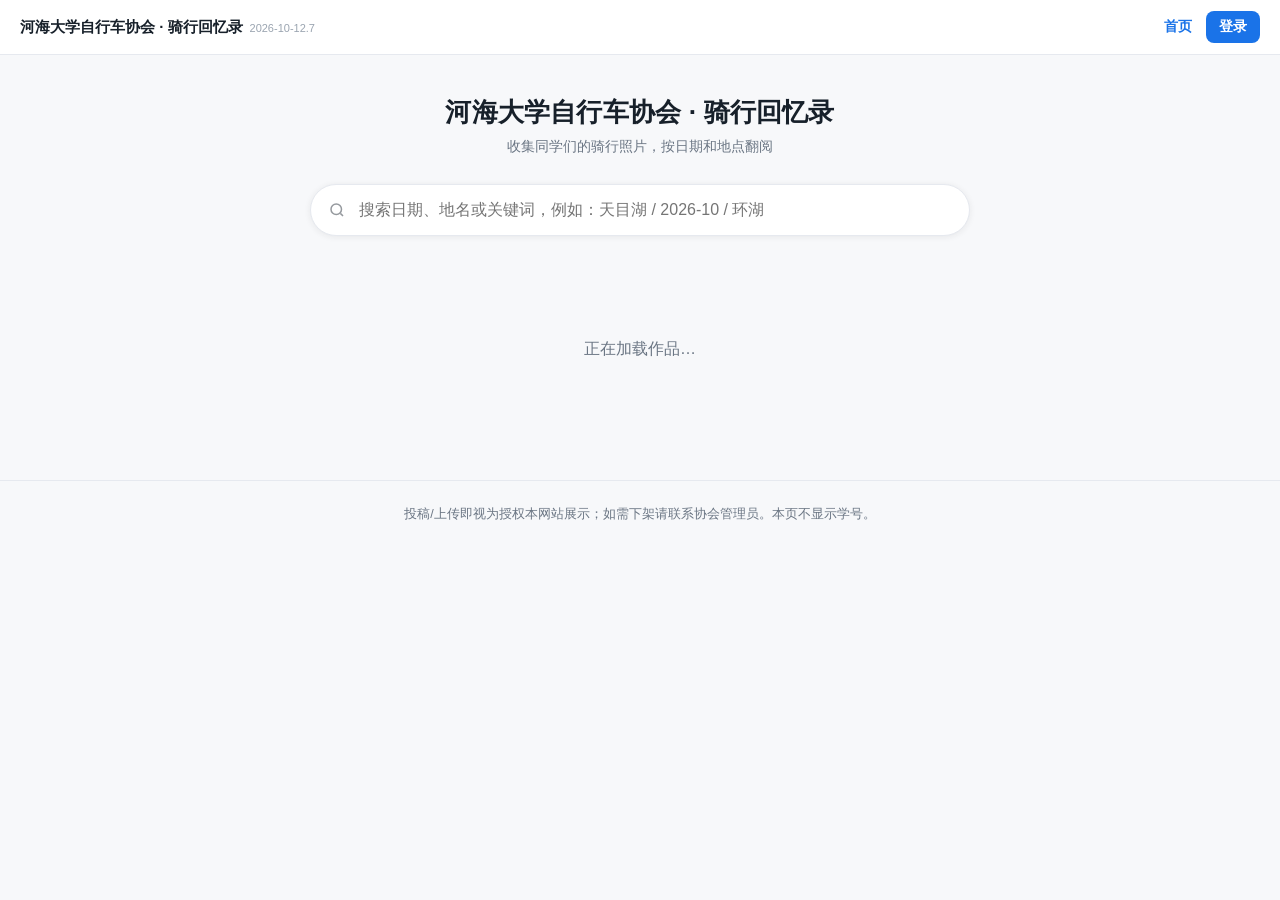
<file: docs/index.html>
<!doctype html>
<html lang="zh-CN">
<head>
<meta charset="utf-8">
<meta name="viewport" content="width=device-width, initial-scale=1">
<link rel="preconnect" href="https://jttakspxfmyurdeccyul.supabase.co" crossorigin>
<link rel="dns-prefetch" href="https://jttakspxfmyurdeccyul.supabase.co">
<title>河海大学自行车协会 · 骑行回忆录</title>
<style>
  :root{
    --bg:#f7f8fa; --card:#ffffff; --ink:#17202a; --dim:#6b7684;
    --line:#e6e9ef; --accent:#1a73e8; --accent-soft:#e8f0fe;
    --radius:14px;
  }
  *{box-sizing:border-box}
  html,body{margin:0;padding:0}
  body{
    background:var(--bg); color:var(--ink);
    font-family:-apple-system,BlinkMacSystemFont,"Segoe UI","PingFang SC","Microsoft YaHei UI","Microsoft YaHei",sans-serif;
    -webkit-font-smoothing:antialiased;
  }
  header{padding:40px 20px 6px;text-align:center}
  h1{margin:0;font-size:26px;font-weight:650;letter-spacing:.2px}
  .sub{margin-top:8px;color:var(--dim);font-size:14px}

  .topbar{
    display:flex;align-items:center;justify-content:space-between;gap:16px;flex-wrap:wrap;
    background:#fff;border-bottom:1px solid var(--line);padding:11px 20px;font-size:14px;
  }
  .topbar .brand{font-weight:650;color:var(--ink);font-size:15px;text-decoration:none}
  .topbar .nav{display:flex;align-items:center;gap:14px}
  .topbar .nav a{color:var(--dim);text-decoration:none}
  .topbar .nav a.on{color:var(--accent);font-weight:600}
  .topbar .nav a:hover{color:var(--ink)}
  .topbar .who{color:var(--dim);font-size:13px}
  .topbar .tag{font-style:normal;background:var(--accent-soft);color:var(--accent);border-radius:6px;padding:1px 6px;margin-left:6px;font-size:12px}
  .topbar .linkbtn{border:0;background:none;color:var(--dim);cursor:pointer;font:inherit;font-size:13px;padding:4px 6px;border-radius:6px}
  .topbar .linkbtn:hover{background:#eef1f5;color:var(--ink)}
  .topbar .btn.small{background:var(--accent);color:#fff;border-radius:8px;padding:7px 13px;font-size:13.5px;font-weight:600;text-decoration:none;display:inline-block}

  .searchwrap{padding:22px 20px 6px;display:flex;justify-content:center}
  .searchbox{width:100%;max-width:660px;position:relative}
  .searchbox input{
    width:100%;height:52px;border-radius:26px;border:1px solid var(--line);
    background:#fff;padding:0 48px;font-size:16px;color:var(--ink);
    box-shadow:0 1px 6px rgba(32,33,36,.08);outline:none;transition:.16s;
  }
  .searchbox input:focus{border-color:#c9d6e8;box-shadow:0 2px 12px rgba(26,115,232,.18)}
  .searchbox .icon{position:absolute;left:18px;top:50%;transform:translateY(-50%);width:18px;height:18px;opacity:.45;pointer-events:none}
  .searchbox .clear{position:absolute;right:14px;top:50%;transform:translateY(-50%);border:0;background:transparent;color:var(--dim);font-size:18px;cursor:pointer;line-height:1;padding:6px;border-radius:50%;display:none}
  .searchbox .clear:hover{background:#eef1f5}
  .searchbox.has-value .clear{display:block}

  .chips{display:flex;flex-wrap:wrap;gap:8px;justify-content:center;padding:14px 20px 0;max-width:900px;margin:0 auto}
  .chip{border:1px solid var(--line);background:#fff;color:var(--dim);border-radius:999px;padding:6px 13px;font-size:13px;cursor:pointer;transition:.14s}
  .chip:hover{border-color:#cfd8e3;color:var(--ink)}
  .chip.on{background:var(--accent-soft);border-color:#c6dafc;color:var(--accent);font-weight:600}

  .meta{max-width:1140px;margin:22px auto 0;padding:0 24px;color:var(--dim);font-size:13px}

  .grid{max-width:1140px;margin:14px auto 60px;padding:0 24px;display:grid;grid-template-columns:repeat(auto-fill,minmax(248px,1fr));gap:18px}
  .card{border:1px solid var(--line);background:var(--card);border-radius:var(--radius);overflow:hidden;padding:0;cursor:pointer;text-align:left;font:inherit;color:inherit;transition:transform .16s, box-shadow .16s, border-color .16s;position:relative}
  .card:hover{transform:translateY(-3px);box-shadow:0 10px 26px rgba(23,32,42,.10);border-color:#dfe4ec}
  .card:active{transform:scale(.994);border-color:#c9d6e8}
  .card img{width:100%;aspect-ratio:4/3;object-fit:cover;display:block;background:#eef1f5}
  .cap{padding:12px 14px 14px}
  .line1{display:flex;align-items:baseline;gap:8px;font-size:12.5px;color:var(--dim)}
  .line1 .date{font-variant-numeric:tabular-nums}
  .line1 .place{color:var(--accent);background:var(--accent-soft);border-radius:6px;padding:1px 7px;font-weight:600}
  .text{margin-top:7px;font-size:14px;line-height:1.5}
  .by{margin-top:9px;font-size:12.5px;color:var(--dim)}
  .badge{position:absolute;right:10px;top:10px;background:rgba(0,0,0,.55);color:#fff;font-size:12px;padding:2px 8px;border-radius:999px}
  .thumb{position:relative}
  .addbtn{
    position:absolute;right:10px;bottom:10px;width:34px;height:34px;border-radius:50%;
    border:0;background:rgba(255,255,255,.94);color:#1a73e8;font-size:21px;line-height:1;
    cursor:pointer;box-shadow:0 2px 8px rgba(0,0,0,.22);
    display:flex;align-items:center;justify-content:center;padding:0 0 2px 0;transition:.15s;
  }
  .addbtn:hover{background:#fff;transform:scale(1.09)}
  .addbtn:active{transform:scale(.95)}

  .modal{position:fixed;inset:0;background:rgba(12,17,24,.62);display:flex;align-items:center;justify-content:center;padding:20px;z-index:60}
  .modal[hidden]{display:none}
  .mobox{background:#fff;border-radius:14px;max-width:520px;width:100%;max-height:90vh;overflow:auto}
  .mobox .mh{padding:16px 18px;border-bottom:1px solid var(--line);font-weight:650;font-size:15px}
  .mobox .mb{padding:16px 18px}
  .mobox .mf{padding:0 18px 18px;display:flex;gap:9px;justify-content:flex-end}
  .mobox textarea{width:100%;min-height:70px;border:1px solid var(--line);border-radius:10px;padding:10px 12px;font:inherit;font-size:14px;outline:none;color:var(--ink);resize:vertical}
  .mobox .drop{border:2px dashed var(--line);border-radius:10px;padding:20px;text-align:center;color:var(--dim);cursor:pointer;font-size:14px;background:#fbfcfe}
  .mobox .drop:hover,.mobox .drop.over{border-color:#a9c6ee;background:var(--accent-soft);color:var(--accent)}
  .mobox .thumbs{display:flex;gap:8px;flex-wrap:wrap;margin-top:12px}
  .mobox .thumbs img{width:78px;height:60px;object-fit:cover;border-radius:8px;border:1px solid var(--line)}
  .mobox .mbtn{border:0;border-radius:9px;padding:10px 16px;font:inherit;font-size:14px;font-weight:600;cursor:pointer}
  .mobox .mbtn.primary{background:var(--accent);color:#fff}
  .mobox .mbtn.ghost{background:#fff;color:var(--ink);border:1px solid var(--line)}
  .mobox .mbtn:disabled{opacity:.55;cursor:default}
  .mobox .mtip{color:var(--dim);font-size:12.5px;margin-top:12px;line-height:1.7}
  .mobox input[type=text],.mobox input[type=date]{
    width:100%;border:1px solid var(--line);border-radius:10px;padding:10px 12px;
    font:inherit;font-size:14px;outline:none;color:var(--ink);background:#fff;
  }
  .mobox input:focus,.mobox textarea:focus{border-color:#c9d6e8;box-shadow:0 0 0 3px rgba(26,115,232,.12)}
  .mobox label{display:block;font-size:13px;color:var(--dim);margin:14px 0 6px}
  .mobox .mb > label:first-child{margin-top:0}
  .mobox .frow{display:flex;gap:12px;flex-wrap:wrap}
  .mobox .frow > div{flex:1;min-width:140px}
  .empty{color:var(--dim);grid-column:1/-1;text-align:center;padding:40px 0;line-height:1.9}

  footer{border-top:1px solid var(--line);margin-top:20px;padding:22px 24px 44px;color:var(--dim);font-size:12.5px;text-align:center;line-height:1.8}

  .lb{position:fixed;inset:0;background:rgba(12,17,24,.72);display:flex;align-items:center;justify-content:center;padding:24px;z-index:50}
  .lb[hidden]{display:none}
  .lbinner{background:#fff;border-radius:16px;max-width:960px;width:100%;max-height:92vh;overflow:auto;box-shadow:0 24px 60px rgba(0,0,0,.35)}
  .lbstage{position:relative;background:#0c1118}
  .lbstage img{width:100%;display:block;max-height:68vh;object-fit:contain}
  .lbnav{position:absolute;top:50%;transform:translateY(-50%);border:0;cursor:pointer;display:none;width:46px;height:46px;border-radius:50%;background:rgba(255,255,255,.86);font-size:26px;line-height:1;color:#17202a}
  .lbnav.prev{left:14px}
  .lbnav.next{right:14px}
  .lbstage.multi .lbnav{display:block}
  .lbcounter{position:absolute;right:14px;bottom:12px;background:rgba(0,0,0,.55);color:#fff;font-size:12.5px;padding:3px 10px;border-radius:999px;display:none}
  .lbstage.multi .lbcounter{display:block}
  .lbstrip{display:flex;gap:8px;padding:12px 16px 2px;overflow-x:auto}
  .lbstrip:empty{display:none}
  .lbstrip img{width:76px;height:58px;object-fit:cover;border-radius:8px;cursor:pointer;border:2px solid transparent;opacity:.6;flex:0 0 auto;transition:.14s}
  .lbstrip img:hover{opacity:.88}
  .lbstrip img.on{border-color:#1a73e8;opacity:1}
  .lbinfo{padding:16px 20px 20px}
  .lbinfo .t{display:flex;gap:10px;align-items:baseline;flex-wrap:wrap}
  .lbinfo .d{font-variant-numeric:tabular-nums;color:var(--dim);font-size:13px}
  .lbinfo .p{color:var(--accent);background:var(--accent-soft);padding:2px 9px;border-radius:7px;font-weight:600;font-size:13px}
  .lbinfo .c{margin-top:10px;font-size:15px;line-height:1.6}
  .lbinfo .a{margin-top:10px;color:var(--dim);font-size:13px}
  .lbclose{position:absolute;right:26px;top:22px;border:0;background:rgba(255,255,255,.9);width:38px;height:38px;border-radius:50%;font-size:20px;cursor:pointer;color:#17202a}
  .lbtools{position:absolute;left:26px;top:22px;z-index:3;display:flex;gap:10px;flex-wrap:wrap;max-width:62%}
  .lbtools button{
    border:0;cursor:pointer;padding:10px 16px;border-radius:9px;
    font:inherit;font-size:14px;font-weight:600;box-shadow:0 3px 12px rgba(0,0,0,.3);
  }
  .lbdel{background:rgba(217,48,37,.94);color:#fff}
  .lbdel:hover{background:#b3261e}
  .lbdelall{background:rgba(255,255,255,.94);color:#b3261e}
  .lbdelall:hover{background:#fff}
  .lbedit{background:rgba(255,255,255,.94);color:#1a73e8}
  .lbedit:hover{background:#fff}
</style>
</head>
<body>

<!-- 任何脚本错误都会在这里以红条显示，方便一眼看出问题 -->
<div id="_errbar" style="display:none;position:fixed;left:0;right:0;top:0;z-index:9999;background:#a50e0e;color:#fff;font-size:13px;padding:10px 14px;line-height:1.6;word-break:break-all"></div>
<script>
(function () {
  var bar = document.getElementById("_errbar");
  function show(msg) {
    if (!bar) return;
    bar.style.display = "";
    bar.textContent = "页面出错（请把这一行截图发给管理员）：" + msg;
  }
  window.addEventListener("error", function (e) {
    show((e.message || e) + "  @" + String(e.filename || "").split("/").pop() + ":" + (e.lineno || ""));
  });
  window.addEventListener("unhandledrejection", function (e) {
    var r = e.reason;
    show("异步错误: " + ((r && r.message) || r));
  });
  window.addEventListener("load", function () {
    setTimeout(function () {
      if (!window.sb) { show("Supabase 库没加载成功（vendor/supabase.js）"); return; }
      var g = document.getElementById("grid");
      if (g && g.textContent.indexOf("正在加载") !== -1) {
        show("作品还在加载（已等 25 秒）。手机流量、校园网有时连不上数据库——"
           + "可以切到 WiFi 或换个网络再试，或者用系统浏览器打开（不要在微信/QQ 里点开）。");
      }
    }, 25000);
  });
})();
</script>

<div class="topbar" id="topbar"></div>

<header>
  <h1>河海大学自行车协会 · 骑行回忆录</h1>
  <div class="sub">收集同学们的骑行照片，按日期和地点翻阅</div>
</header>

<div class="searchwrap">
  <div class="searchbox" id="sbox">
    <svg class="icon" viewBox="0 0 24 24" fill="none" stroke="currentColor" stroke-width="2">
      <circle cx="11" cy="11" r="7"></circle><path d="M20 20l-3.5-3.5"></path>
    </svg>
    <input id="q" type="search" autocomplete="off" placeholder="搜索日期、地名或关键词，例如：天目湖 / 2026-10 / 环湖">
    <button class="clear" id="clear" title="清空">×</button>
  </div>
</div>

<div class="chips" id="chips"></div>
<div class="meta" id="meta"></div>
<div class="grid" id="grid">
  <p class="empty">正在加载作品…</p>
</div>

<footer>
  投稿/上传即视为授权本网站展示；如需下架请联系协会管理员。本页不显示学号。<br>
  <span id="footCount"></span>
</footer>

<div class="lb" id="lb" hidden>
  <button class="lbclose" id="lbclose" title="关闭">×</button>
  <div class="lbtools" id="lbtools" hidden>
    <button class="lbedit" id="lbedit" title="修改日期、地点、文案等">编辑信息</button>
    <button class="lbdel" id="lbdel" title="删除当前这张照片">删除这张照片</button>
    <button class="lbdelall" id="lbdelall" title="删除整个作品集及其全部照片">删除整个作品集</button>
  </div>
  <div class="lbinner">
    <div class="lbstage">
      <img id="lbimg" alt="">
      <button class="lbnav prev" id="lbprev" title="上一张">‹</button>
      <button class="lbnav next" id="lbnext" title="下一张">›</button>
      <div class="lbcounter" id="lbcounter"></div>
    </div>
    <div class="lbstrip" id="lbstrip"></div>
    <div class="lbinfo">
      <div class="t"><span class="d" id="lbdate"></span><span class="p" id="lbplace"></span></div>
      <div class="c" id="lbcaption"></div>
      <div class="a" id="lbauthor"></div>
      <div id="lbmanage" style="margin-top:14px;display:none"></div>
    </div>
  </div>
</div>

<div class="modal" id="reqModal" hidden>
  <div class="mobox">
    <div class="mh">把我的照片加进「<span id="mqPlace"></span>」</div>
    <div class="mb">
      <div class="drop" id="mqDrop">点这里选照片，或把照片拖进来</div>
      <input type="file" id="mqFiles" accept="image/*" multiple hidden>
      <div class="thumbs" id="mqThumbs"></div>
      <div style="margin-top:14px">
        <label for="mqMsg" style="display:block;font-size:13px;color:var(--dim);margin-bottom:6px">给作品集作者留言（可留空）</label>
        <textarea id="mqMsg" maxlength="200" placeholder="例如：我也去了这次骑行，有几张不同角度的"></textarea>
      </div>
      <div class="mtip" id="mqTip">提交后会通知作品集作者审核，通过后你的照片会出现在这个作品集里。</div>
    </div>
    <div class="mf">
      <button class="mbtn ghost" id="mqCancel" type="button">取消</button>
      <button class="mbtn primary" id="mqSubmit" type="button">提交申请</button>
    </div>
  </div>
</div>

<div class="modal" id="editModal" hidden>
  <div class="mobox">
    <div class="mh">编辑作品集信息</div>
    <div class="mb">
      <div class="frow">
        <div>
          <label for="edDate">拍摄日期</label>
          <input type="date" id="edDate">
        </div>
        <div>
          <label for="edPlace">地点（必填）</label>
          <input type="text" id="edPlace" maxlength="40" placeholder="例如：天目湖-大溪水库">
        </div>
      </div>
      <label for="edCaption">文案</label>
      <textarea id="edCaption" maxlength="300" placeholder="作品上显示的那句话"></textarea>
      <div class="frow">
        <div>
          <label for="edAuthor">投稿人昵称</label>
          <input type="text" id="edAuthor" maxlength="24" placeholder="留空则不显示">
        </div>
        <div>
          <label for="edTags">标签（逗号分隔）</label>
          <input type="text" id="edTags" maxlength="80" placeholder="例如：环湖, 日落">
        </div>
      </div>
      <div class="mtip" id="edTip">改完点保存，首页立刻更新。照片本身不会被动到。</div>
    </div>
    <div class="mf">
      <button class="mbtn ghost" id="edCancel" type="button">取消</button>
      <button class="mbtn primary" id="edSave" type="button">保存</button>
    </div>
  </div>
</div>

<script src="vendor/supabase.js"></script>
<script src="config.js"></script>
<script src="auth.js"></script>
<script>
(function () {
  const $ = id => document.getElementById(id);
  let ALL = [];
  let query = "";
  let viewer = null;      // {uid, isAdmin} —— 决定"删除照片"按钮给不给你看

  /* ---------- 把数据库记录整理成页面要的形状 ---------- */
  function normalize(w) {
    const raw = w.photos || [];
    const photos = raw.map(photoUrl);
    const thumbs = raw.map(thumbUrl);
    let coverIdx = raw.indexOf(w.cover);
    if (coverIdx < 0) coverIdx = 0;
    return {
      id: w.id,
      uploader: w.uploader || "",
      raw: raw,                       // 原始路径（删除时要用）
      date: w.date || "",
      place: w.place || "",
      city: w.city || "",
      author: w.author_display || "",
      caption: w.caption || "",
      tags: w.tags || [],
      photos: photos,
      thumbs: thumbs,
      coverThumb: thumbs[coverIdx] || "",
      coverFull: photos[coverIdx] || "",
      count: photos.length
    };
  }

  /* ---------- 搜索 ---------- */
  function tokenize(s) { return String(s || "").toLowerCase().split(/\s+/).filter(Boolean); }
  function haystack(p) {
    return [p.date, p.place, p.city, p.author, p.caption, (p.tags || []).join(" ")]
      .map(v => String(v || "").toLowerCase()).join(" | ");
  }
  function match(p, tokens) {
    if (!tokens.length) return true;
    const hay = haystack(p);
    const dateDigits = String(p.date || "").replace(/\D/g, "");
    return tokens.every(function (t) {
      const td = t.replace(/\D/g, "");
      return hay.indexOf(t) !== -1 || (td && dateDigits.indexOf(td) !== -1);
    });
  }

  /* ---------- 快捷标签 ---------- */
  function buildChips() {
    const years = {}, places = {};
    ALL.forEach(function (p) {
      const y = String(p.date || "").slice(0, 4);
      if (y) years[y] = (years[y] || 0) + 1;
      if (p.place) places[p.place] = (places[p.place] || 0) + 1;
    });
    const topPlaces = Object.keys(places).sort((a, b) => places[b] - places[a]).slice(0, 6);
    const list = ["全部"].concat(Object.keys(years).sort().reverse()).concat(topPlaces);
    const box = $("chips"); box.innerHTML = "";
    list.forEach(function (label, i) {
      const b = document.createElement("button");
      b.className = "chip" + (i === 0 && !query ? " on" : "");
      b.textContent = label;
      b.dataset.val = i === 0 ? "" : label;
      b.onclick = function () {
        query = b.dataset.val;
        $("q").value = query;
        syncSearchBox(); refreshChips(); render();
      };
      box.appendChild(b);
    });
  }
  function refreshChips() {
    document.querySelectorAll(".chip").forEach(function (c) {
      c.classList.toggle("on", (c.dataset.val || "") === query);
    });
  }
  function syncSearchBox() { $("sbox").classList.toggle("has-value", !!$("q").value); }

  /* ---------- 渲染 ---------- */
  function countPhotos(arr) { return arr.reduce((s, p) => s + (p.count || 1), 0); }

  function render() {
    const tokens = tokenize(query);
    const list = ALL.filter(p => match(p, tokens))
                    .sort((a, b) => String(b.date).localeCompare(String(a.date)));
    $("meta").textContent = "共 " + ALL.length + " 个作品 / " + countPhotos(ALL) + " 张照片" +
                            " · 当前显示 " + list.length + " 个作品 / " + countPhotos(list) + " 张" +
                            (query ? " · 关键词「" + query + "」" : "");
    const g = $("grid"); g.innerHTML = "";
    if (!list.length) {
      g.innerHTML = '<p class="empty">' +
        (ALL.length ? "没有匹配的照片，换个日期或地名试试。"
                    : '还没有作品。<br>登录后到 <a href="upload.html">上传页</a> 提交第一个吧。') +
        "</p>";
      return;
    }
    list.forEach(function (p) {
      const card = document.createElement("div");
      card.className = "card";
      card.tabIndex = 0;
      card.innerHTML =
        '<div class="thumb">' +
          '<img src="' + esc(p.coverThumb) + '" alt="' + esc(p.place) + '" loading="lazy">' +
          (p.count > 1 ? '<span class="badge">' + p.count + " 张 · 点开看</span>" : "") +
          '<button class="addbtn" type="button" title="把我的照片加进这个作品集">+</button>' +
        "</div>" +
        '<div class="cap">' +
          '<div class="line1"><span class="date">' + esc(p.date || "无日期") + "</span>" +
          (p.place ? '<span class="place">' + esc(p.place) + "</span>" : "") + "</div>" +
          (p.caption ? '<div class="text">' + esc(p.caption) + "</div>" : "") +
          (p.author ? '<div class="by">@' + esc(p.author) + "</div>" : "") +
        "</div>";
      const im = card.querySelector("img");
      im.onerror = function () { this.onerror = null; this.src = p.coverFull; };  // 缩略图缺失就退回大图
      card.onclick = () => openLb(p);
      card.querySelector(".addbtn").onclick = function (e) {
        e.stopPropagation();
        openReqModal(p);
      };
      g.appendChild(card);
    });
  }

  /* ---------- 灯箱 ---------- */
  let lbThumbs = [], lbFull = [], lbIdx = 0, lbCur = null;
  function showLbPhoto() {
    $("lbimg").src = lbFull[lbIdx];
    $("lbcounter").textContent = (lbIdx + 1) + " / " + lbThumbs.length;
    document.querySelectorAll("#lbstrip img").forEach((el, i) => el.classList.toggle("on", i === lbIdx));
  }
  function openLb(p) {
    lbThumbs = p.thumbs.length ? p.thumbs.slice() : [p.coverThumb];
    lbFull = p.photos.length ? p.photos.slice() : [p.coverFull];
    lbIdx = 0;
    $("lbimg").alt = p.place || "";
    $("lbdate").textContent = p.date || "";
    $("lbplace").textContent = p.place || "";
    $("lbcaption").textContent = p.caption || "";
    $("lbauthor").textContent = p.author ? ("投稿：@" + p.author) : "";
    document.querySelector(".lbstage").classList.toggle("multi", lbThumbs.length > 1);
    const strip = $("lbstrip"); strip.innerHTML = "";
    if (lbThumbs.length > 1) {
      lbThumbs.forEach(function (t, i) {
        const im = document.createElement("img");
        im.src = t; im.alt = "";
        im.onerror = function () { this.onerror = null; this.src = lbFull[i]; };
        im.onclick = function () { lbIdx = i; showLbPhoto(); };
        strip.appendChild(im);
      });
    }
    showLbPhoto();

    // 只有管理员能删：两个按钮放在灯箱左上角，一眼就能看到
    lbCur = p;
    syncLbTools();
    $("lbedit").onclick = function (e) { e.stopPropagation(); openEditModal(lbCur); };
    $("lbdel").onclick = function (e) { e.stopPropagation(); delPhoto(lbCur, lbIdx, $("lbdel")); };
    $("lbdelall").onclick = function (e) { e.stopPropagation(); delWork(lbCur, $("lbdelall")); };

    $("lb").hidden = false;
  }
  function stepLb(d) {
    if (lbThumbs.length < 2) return;
    lbIdx = (lbIdx + d + lbThumbs.length) % lbThumbs.length;
    showLbPhoto();
  }
  /* 灯箱左上角三个管理按钮的显隐（登录态拿到后可能还要再同步一次） */
  function syncLbTools() {
    const box = $("lbtools");
    if (!box) return;
    box.hidden = !(viewer && viewer.isAdmin && lbCur);
  }

  function closeLb() { $("lb").hidden = true; $("lbimg").src = ""; $("lbstrip").innerHTML = ""; lbThumbs = []; }

  /* ---------- 事件 ---------- */
  $("q").addEventListener("input", function (e) {
    query = e.target.value.trim();
    syncSearchBox(); refreshChips(); render();
  });
  $("clear").onclick = function () {
    $("q").value = ""; query = ""; syncSearchBox(); refreshChips(); render(); $("q").focus();
  };
  $("lbclose").onclick = closeLb;
  // 左右翻页按钮（之前漏了绑定，只有键盘左右键能用）
  $("lbprev").onclick = function (e) { e.stopPropagation(); stepLb(-1); };
  $("lbnext").onclick = function (e) { e.stopPropagation(); stepLb(1); };
  $("lb").addEventListener("click", e => { if (e.target === $("lb")) closeLb(); });
  document.addEventListener("keydown", function (e) {
    if (e.key === "Escape" && !$("lb").hidden) closeLb();
    if (!$("lb").hidden) {
      if (e.key === "ArrowLeft") stepLb(-1);
      if (e.key === "ArrowRight") stepLb(1);
    }
    if (e.key === "/" && document.activeElement !== $("q")) { e.preventDefault(); $("q").focus(); }
  });

  /* ---------- 申请把自己的照片加进某个作品集 ---------- */
  let mqWork = null, mqPicked = [];

  async function toBlob(file, maxSide, quality) {
    let src;
    try { src = await createImageBitmap(file); }
    catch (e) {
      src = await new Promise(function (res, rej) {
        const im = new Image();
        im.onload = function () { res(im); }; im.onerror = rej;
        im.src = URL.createObjectURL(file);
      });
    }
    const w0 = src.width, h0 = src.height;
    const scale = Math.min(1, maxSide / Math.max(w0, h0));
    const w = Math.max(1, Math.round(w0 * scale)), h = Math.max(1, Math.round(h0 * scale));
    const cv = document.createElement("canvas");
    cv.width = w; cv.height = h;
    cv.getContext("2d").drawImage(src, 0, 0, w, h);
    if (src.close) { try { src.close(); } catch (e) {} }
    return await new Promise(function (r) { cv.toBlob(r, "image/jpeg", quality); });
  }

  function renderMqThumbs() {
    const box = $("mqThumbs");
    box.innerHTML = "";
    mqPicked.forEach(function (it, i) {
      const im = document.createElement("img");
      im.src = it.url;
      im.title = "点一下移除";
      im.style.cursor = "pointer";
      im.onclick = function () {
        URL.revokeObjectURL(it.url);
        mqPicked.splice(i, 1);
        renderMqThumbs();
      };
      box.appendChild(im);
    });
  }

  function openReqModal(p) {
    mqWork = p;
    mqPicked = [];
    $("mqPlace").textContent = p.place || "这个作品集";
    $("mqMsg").value = "";
    $("mqTip").style.color = "";
    $("mqTip").textContent = "提交后会通知作品集作者审核，通过后你的照片会出现在这个作品集里。";
    $("mqSubmit").disabled = false;
    $("mqSubmit").textContent = "提交申请";
    renderMqThumbs();
    $("reqModal").hidden = false;
  }

  function closeReqModal() {
    $("reqModal").hidden = true;
    mqPicked.forEach(function (x) { URL.revokeObjectURL(x.url); });
    mqPicked = []; mqWork = null;
  }

  function addMqFiles(list) {
    const arr = Array.prototype.slice.call(list).filter(function (f) { return /^image\//.test(f.type); });
    if (!arr.length) return;
    const room = 20 - mqPicked.length;
    arr.slice(0, room).forEach(function (f) { mqPicked.push({ file: f, url: URL.createObjectURL(f) }); });
    renderMqThumbs();
  }

  $("mqDrop").onclick = function () { $("mqFiles").click(); };
  $("mqFiles").onchange = function (e) { addMqFiles(e.target.files); e.target.value = ""; };
  ["dragenter", "dragover"].forEach(function (ev) {
    $("mqDrop").addEventListener(ev, function (e) { e.preventDefault(); $("mqDrop").classList.add("over"); });
  });
  ["dragleave", "drop"].forEach(function (ev) {
    $("mqDrop").addEventListener(ev, function (e) { e.preventDefault(); $("mqDrop").classList.remove("over"); });
  });
  $("mqDrop").addEventListener("drop", function (e) { if (e.dataTransfer) addMqFiles(e.dataTransfer.files); });
  $("mqCancel").onclick = closeReqModal;
  $("reqModal").addEventListener("click", function (e) { if (e.target === $("reqModal")) closeReqModal(); });

  $("mqSubmit").onclick = async function () {
    const s = await getSession();
    if (!s) { location.href = "login.html?next=" + encodeURIComponent("index.html"); return; }
    if (!mqPicked.length) {
      $("mqTip").style.color = "var(--danger)";
      $("mqTip").textContent = "还没有选照片——先点上面的框选几张。";
      return;
    }
    const btn = $("mqSubmit");
    btn.disabled = true; btn.textContent = "上传中…";
    $("mqTip").style.color = "";
    try {
      const uid = s.user.id, stamp = Date.now(), paths = [];
      for (let i = 0; i < mqPicked.length; i++) {
        const name = "req-" + stamp + "-" + (i + 1) + ".jpg";
        const full = "pending/" + uid + "/" + name;
        const big = await toBlob(mqPicked[i].file, 1600, 0.82);
        let up = await sb.storage.from(APP_CONFIG.PHOTO_BUCKET).upload(full, big, { contentType: "image/jpeg" });
        if (up.error) throw up.error;
        const small = await toBlob(mqPicked[i].file, 600, 0.8);
        up = await sb.storage.from(APP_CONFIG.PHOTO_BUCKET).upload("pending/" + uid + "/thumb/" + name, small, { contentType: "image/jpeg" });
        if (up.error) throw up.error;
        paths.push(full);
        $("mqTip").textContent = "已上传 " + (i + 1) + " / " + mqPicked.length + " 张…";
      }
      const ins = await sb.from("photo_requests").insert({
        work_id: mqWork.id,
        requester: uid,
        message: $("mqMsg").value.trim() || null,
        photos: paths,
        status: "pending"
      });
      if (ins.error) throw ins.error;
      closeReqModal();
      alert("申请已提交！\n作品集作者审核通过后，你的照片就会出现在这个作品集里。");
    } catch (err) {
      $("mqTip").style.color = "var(--danger)";
      $("mqTip").textContent = "出错了：" + zhError(err && err.message ? err.message : err);
      btn.disabled = false; btn.textContent = "提交申请";
    }
  };

  /* ---------- 带超时的请求包装 ----------
     supabase-js 默认没有超时，网络一挂 promise 就永远不 settle，
     界面会一直卡在"删除中…"。这里强制给个上限。 */
  function withTimeout(promise, ms, label) {
    return Promise.race([
      promise,
      new Promise(function (_, rej) {
        setTimeout(function () {
          rej(new Error((label || "请求") + "超时（" + Math.round(ms / 1000) + " 秒），可能是网络卡住了"));
        }, ms);
      })
    ]);
  }

  /* ---------- 删除单张照片（仅管理员）---------- */
  async function delPhoto(p, idx, btn) {
    const raw = (p.raw || [])[idx];
    if (!raw) { toast("找不到这张照片的路径", "err"); return; }
    if (!confirm("确定删除这张照片？删除后不可恢复。")) return;
    const old = btn.textContent;
    btn.disabled = true; btn.textContent = "删除中…";

    // 兜底：不管底层卡多久，25 秒后按钮一定恢复
    let done = false;
    const guard = setTimeout(function () {
      if (done) return;
      btn.disabled = false;
      btn.textContent = old;
      toast("等太久了 —— 请刷新页面确认照片是否已被删除", "err");
    }, 25000);

    try {
      // 先改数据库（保证列表与实际一致），再删存储文件
      const r = await withTimeout(
        sb.rpc("remove_work_photo", { p_work: p.id, p_path: raw }), 20000, "删除照片");
      if (r.error) throw r.error;

      try {
        const paths = [raw, raw.replace(/\/([^/]+)$/, "/thumb/$1")];
        const rm = await withTimeout(
          sb.storage.from(APP_CONFIG.PHOTO_BUCKET).remove(paths), 20000, "删除文件");
        if (rm && rm.error) console.warn("存储文件删除失败（只留个孤儿文件，不影响显示）:", rm.error);
      } catch (e2) {
        console.warn("存储文件删除超时/失败，忽略（数据库已更新）:", e2);
      }

      done = true; clearTimeout(guard);
      closeLb();
      await withTimeout(loadWorks(), 20000, "刷新列表");
      refreshChips();
      render();
      toast("已删除这张照片", "ok");
    } catch (err) {
      done = true; clearTimeout(guard);
      toast(zhError(err && err.message ? err.message : err), "err");
      btn.disabled = false; btn.textContent = old;
    }
  }

  /* ---------- 编辑作品集信息（仅管理员）---------- */
  let edWork = null;

  function openEditModal(p) {
    edWork = p;
    $("edDate").value = p.date || "";
    $("edPlace").value = p.place || "";
    $("edCaption").value = p.caption || "";
    $("edAuthor").value = p.author || "";
    $("edTags").value = (p.tags || []).join(", ");
    $("edTip").style.color = "";
    $("edTip").textContent = "改完点保存，首页立刻更新。照片本身不会被动到。";
    $("edSave").disabled = false;
    $("edSave").textContent = "保存";
    $("editModal").hidden = false;
    setTimeout(function () { try { $("edPlace").focus(); } catch (e) {} }, 50);
  }

  function closeEditModal() { $("editModal").hidden = true; edWork = null; }

  $("edCancel").onclick = closeEditModal;
  $("editModal").addEventListener("click", function (e) {
    if (e.target === $("editModal")) closeEditModal();
  });

  $("edSave").onclick = async function () {
    if (!edWork) return;
    const place = $("edPlace").value.trim();
    if (!place) {
      $("edTip").style.color = "var(--danger)";
      $("edTip").textContent = "地点不能为空 —— 它是首页显示和搜索的主要依据。";
      return;
    }
    const btn = $("edSave");
    btn.disabled = true; btn.textContent = "保存中…";
    try {
      const row = {
        date: $("edDate").value || null,
        place: place,
        caption: $("edCaption").value.trim() || null,
        author_display: $("edAuthor").value.trim() || null,
        tags: $("edTags").value.split(/[,，;；]/)
                 .map(function (s) { return s.trim(); }).filter(Boolean)
      };
      const r = await withTimeout(sb.from("works").update(row).eq("id", edWork.id), 20000, "保存");
      if (r.error) throw r.error;
      closeEditModal();
      await withTimeout(loadWorks(), 20000, "刷新列表");
      refreshChips();
      render();
      toast("作品集信息已更新", "ok");
    } catch (err) {
      $("edTip").style.color = "var(--danger)";
      $("edTip").textContent = "保存失败：" + zhError(err && err.message ? err.message : err);
      btn.disabled = false; btn.textContent = "保存";
    }
  };

  /* ---------- 删除整个作品集（仅管理员）---------- */
  async function delWork(p, btn) {
    const n = (p.raw || []).length;
    if (!confirm("确定删除整个作品集「" + (p.place || "") + "」？\n\n" +
                 (n ? "它的 " + n + " 张照片会一起删除，" : "") +
                 "首页立刻消失，不可恢复。")) return;

    const old = btn.textContent;
    btn.disabled = true; btn.textContent = "删除中…";
    let done = false;
    const guard = setTimeout(function () {
      if (done) return;
      btn.disabled = false; btn.textContent = old;
      toast("等太久了 —— 请刷新页面确认作品集是否已被删除", "err");
    }, 45000);

    try {
      // 先删存储文件（尽力而为）：仓库里的相对路径（photos/...）不是存储对象，跳过
      try {
        const all = [];
        (p.raw || []).forEach(function (raw) {
          all.push(raw);
          all.push(raw.replace(/\/([^/]+)$/, "/thumb/$1"));
        });
        const remote = all.filter(function (x) { return x.indexOf("photos/") !== 0; });
        if (remote.length) {
          const rm = await withTimeout(
            sb.storage.from(APP_CONFIG.PHOTO_BUCKET).remove(remote), 30000, "删除文件");
          if (rm && rm.error) console.warn("部分存储文件删除失败（留孤儿文件，不影响显示）:", rm.error);
        }
      } catch (e2) {
        console.warn("存储删除超时/失败，继续删记录:", e2);
      }

      const d = await withTimeout(sb.from("works").delete().eq("id", p.id), 20000, "删除作品集");
      if (d.error) throw d.error;

      done = true; clearTimeout(guard);
      closeLb();
      await withTimeout(loadWorks(), 20000, "刷新列表");
      refreshChips();
      render();
      toast("整个作品集已删除", "ok");
    } catch (err) {
      done = true; clearTimeout(guard);
      toast(zhError(err && err.message ? err.message : err), "err");
      btn.disabled = false; btn.textContent = old;
    }
  }

  /* ---------- 加载作品列表（带自动重试）----------
     手机流量 / 校园网经常偶发连不上 Supabase，重试一两次往往就好了。 */
  async function loadWorks() {
    let lastErr = null;
    for (let attempt = 0; attempt < 3; attempt++) {
      try {
        const r = await withTimeout(
          sb.from("works").select("*")
            .eq("status", "published")
            .order("date", { ascending: false })
            .order("created_at", { ascending: false })
            .limit(500),
          15000, "加载作品");
        if (r.error) throw r.error;
        ALL = (r.data || []).map(normalize);
        $("footCount").textContent = "共 " + ALL.length + " 个作品 · " + countPhotos(ALL) + " 张照片";
        return;
      } catch (e) {
        lastErr = e;
        console.warn("第 " + (attempt + 1) + " 次加载失败：", e && e.message ? e.message : e);
        if (attempt < 2) {
          $("grid").innerHTML = '<p class="empty">网络不太顺，正在重试（第 ' + (attempt + 2) + " 次）…</p>";
          await new Promise(function (res) { setTimeout(res, 1500 * (attempt + 1)); });
        }
      }
    }
    throw lastErr;
  }

  /* ---------- 启动 ---------- */
  (async function init() {
    // 顶栏与作品列表【并行】开始，互不等待
    // （原来是先 await 顶栏、再查作品，管理员白等 4 个网络来回）
    const topbarP = (async function () {
      try {
        const ctx = await renderTopbar("index");
        if (ctx && ctx.session) viewer = { uid: ctx.session.user.id, isAdmin: !!ctx.isAdmin };
        syncLbTools();        // 登录态可能比用户点开灯箱晚到，这里补一次
      } catch (e) { console.warn("顶栏渲染失败:", e); }
    })();

    try {
      const q0 = new URLSearchParams(location.search).get("q");
      if (q0) { query = q0.trim(); $("q").value = query; }
    } catch (e) {}

    try {
      await loadWorks();
    } catch (err) {
      $("grid").innerHTML =
        '<p class="empty">作品没能加载出来：' + esc(err && err.message ? err.message : err) +
        "<br><br>常见原因和办法：<br>" +
        "· 手机流量 / 校园网有时连不上数据库 → <b>切到 WiFi 或换个网络再试</b><br>" +
        "· 在微信、QQ 里点开的 → <b>用系统浏览器（Safari / Chrome）打开</b><br>" +
        "· 只是网络慢 → 多等一会儿<br><br>" +
        '<a href="javascript:location.reload()" style="font-weight:600">点这里重新加载</a>' +
        ' &nbsp;·&nbsp; <a href="diag.html">诊断页</a></p>';
      return;
    }

    buildChips();
    syncSearchBox();
    refreshChips();
    render();

    await topbarP;      // 只是收尾，不阻塞上面的渲染
  })();
})();
</script>
</body>
</html>
</file>
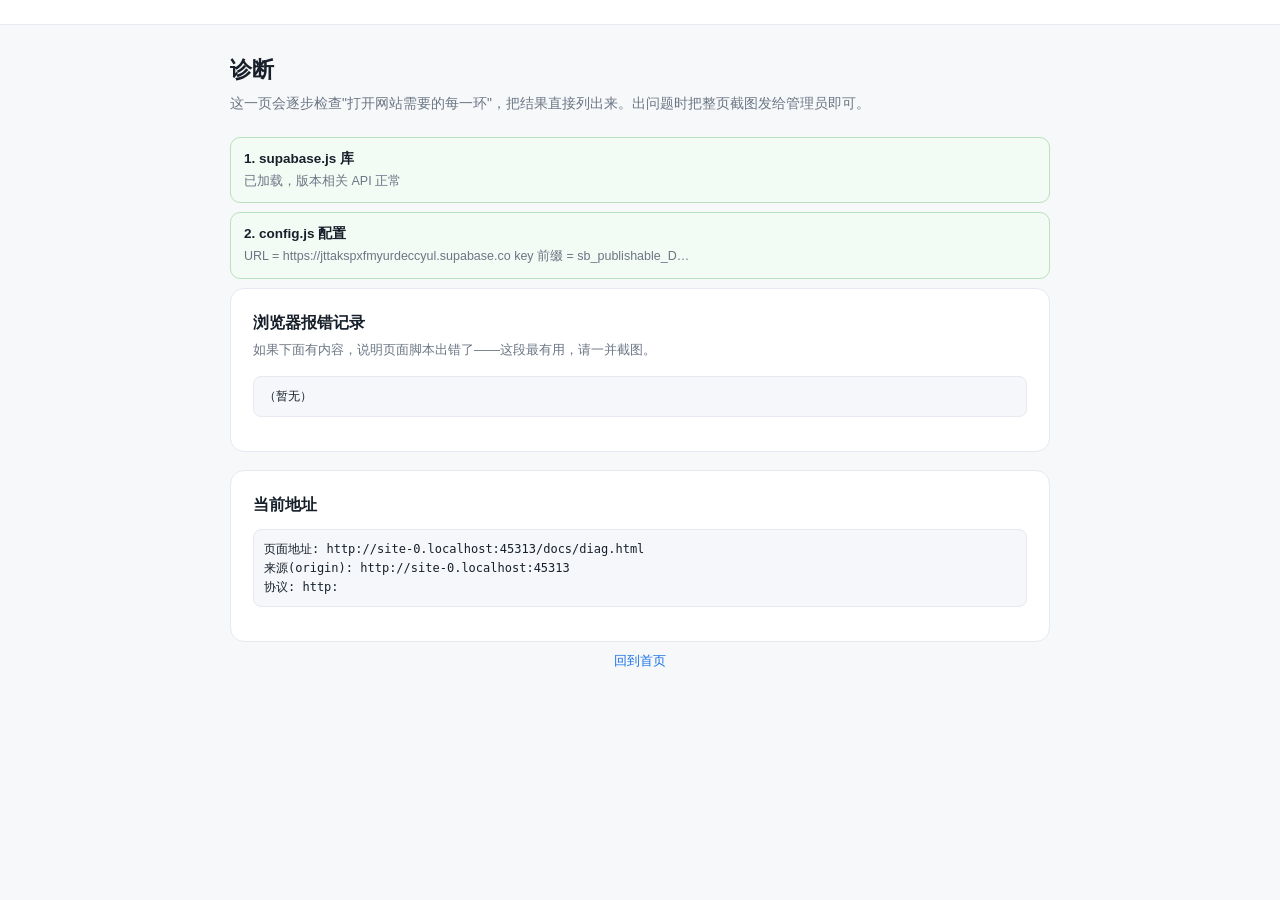
<file: docs/diag.html>
<!doctype html>
<html lang="zh-CN">
<head>
<meta charset="utf-8">
<meta name="viewport" content="width=device-width, initial-scale=1">
<link rel="preconnect" href="https://jttakspxfmyurdeccyul.supabase.co" crossorigin>
<link rel="dns-prefetch" href="https://jttakspxfmyurdeccyul.supabase.co">
<title>诊断 · 骑行回忆录</title>
<link rel="stylesheet" href="app.css">
<style>
  .diag{font-size:14px}
  .diag .item{padding:11px 13px;border:1px solid var(--line);border-radius:10px;margin-bottom:9px;background:#fff}
  .diag .item.ok{border-color:#b7e1c1;background:#f3fbf5}
  .diag .item.bad{border-color:#f3b8b3;background:#fdf3f2}
  .diag .item.warn{border-color:#f2e0a8;background:#fffdf3}
  .diag b{display:block;font-size:13.5px}
  .diag span{color:var(--dim);word-break:break-all;font-size:12.5px}
  pre{background:#f5f7fa;border:1px solid var(--line);border-radius:8px;padding:10px;font-size:12px;overflow:auto;max-height:220px}
  code{background:#eef1f5;padding:1px 5px;border-radius:4px;font-size:12.5px}
</style>
</head>
<body>

<div class="topbar" id="topbar"></div>

<div class="wrap">
  <h1>诊断</h1>
  <p class="lead">这一页会逐步检查"打开网站需要的每一环"，把结果直接列出来。出问题时把整页截图发给管理员即可。</p>

  <div class="diag" id="out"></div>

  <div class="card">
    <h3>浏览器报错记录</h3>
    <p class="hint">如果下面有内容，说明页面脚本出错了——这段最有用，请一并截图。</p>
    <pre id="errs">（暂无）</pre>
  </div>

  <div class="card">
    <h3>当前地址</h3>
    <pre id="loc"></pre>
  </div>

  <div class="footer"><a href="index.html">回到首页</a></div>
</div>

<!-- 故意不用 auth.js，先手工把每一层都试一遍 -->
<script src="vendor/supabase.js"></script>
<script src="config.js"></script>
<script>
(function () {
  const out = document.getElementById("out");
  const errs = [];
  window.addEventListener("error", e => errs.push("error: " + (e.message || e) + " @" + (e.filename || "") + ":" + (e.lineno || "")));
  window.addEventListener("unhandledrejection", e => errs.push("rejection: " + ((e.reason && (e.reason.message || e.reason)) || e)));

  document.getElementById("loc").textContent =
    "页面地址: " + location.href + "\n来源(origin): " + location.origin + "\n协议: " + location.protocol;

  function add(title, state, detail) {
    const d = document.createElement("div");
    d.className = "item " + state;
    d.innerHTML = "<b>" + title + "</b><span></span>";
    d.querySelector("span").textContent = detail || "";
    out.appendChild(d);
  }

  async function run() {
    // 1. 库是否加载
    const hasLib = !!(window.supabase && window.supabase.createClient);
    add("1. supabase.js 库", hasLib ? "ok" : "bad",
        hasLib ? "已加载，版本相关 API 正常" : "没加载到 —— 后面的检查都没意义");

    // 2. 配置是否读取
    const cfg = window.APP_CONFIG;
    add("2. config.js 配置", cfg && cfg.SUPABASE_URL ? "ok" : "bad",
        cfg ? ("URL = " + cfg.SUPABASE_URL + "\nkey 前缀 = " + String(cfg.SUPABASE_KEY || "").slice(0, 16) + "…") : "没读到配置");

    if (!hasLib || !cfg) { done(); return; }

    // 3. 能否连上 Supabase（带超时）
    const sb = window.supabase.createClient(cfg.SUPABASE_URL, cfg.SUPABASE_KEY);
    const t0 = Date.now();
    try {
      const r = await Promise.race([
        sb.from("works").select("id").limit(1),
        new Promise((_, rej) => setTimeout(() => rej(new Error("超时（15 秒）")), 15000))
      ]);
      const ms = Date.now() - t0;
      if (r.error) add("3. 连接 Supabase 数据库", "bad", "失败（" + ms + " ms）：" + r.error.message + "\n代码：" + (r.error.code || "") + "  详情：" + (r.error.details || ""));
      else add("3. 连接 Supabase 数据库", "ok", "成功（" + ms + " ms），读到的作品数 = " + (r.data ? r.data.length : 0));
    } catch (e) {
      add("3. 连接 Supabase 数据库", "bad", "异常（" + (Date.now() - t0) + " ms）：" + (e.message || e));
    }

    // 4. 登录态
    try {
      const g = await Promise.race([
        sb.auth.getSession(),
        new Promise((_, rej) => setTimeout(() => rej(new Error("超时（15 秒）")), 15000))
      ]);
      const s = g && g.data ? g.data.session : null;
      if (s) add("4. 登录状态", "ok", "已登录：" + s.user.email + "\n用户 id：" + s.user.id + "\n令牌到期：" + s.expires_at);
      else add("4. 登录状态", "warn", "未登录（如果你刚刚登录过却是这个结果，说明浏览器没存住登录态，把这一行截图给管理员）");
    } catch (e) {
      add("4. 登录状态", "bad", "查询异常：" + (e.message || e));
    }

    // 5. 档案（profiles）——判断管理员身份
    try {
      const g2 = await sb.auth.getUser();
      const u = g2 && g2.data ? g2.data.user : null;
      if (!u) { add("5. 用户档案 / 管理员标记", "warn", "没登录，跳过"); }
      else {
        const p = await sb.from("profiles").select("display_name, is_admin").eq("id", u.id).maybeSingle();
        if (p.error) add("5. 用户档案 / 管理员标记", "bad", "读取失败：" + p.error.message + "\n代码：" + (p.error.code || ""));
        else if (!p.data) add("5. 用户档案 / 管理员标记", "warn", "没有档案记录（注册时触发器可能没生效）");
        else add("5. 用户档案 / 管理员标记", "ok", "昵称 = " + (p.data.display_name || "(空)") + "\n管理员 = " + (p.data.is_admin ? "是" : "否"));
      }
    } catch (e) {
      add("5. 用户档案 / 管理员标记", "bad", "异常：" + (e.message || e));
    }

    // 6. 照片桶是否可公开读
    try {
      const u2 = cfg.SUPABASE_URL + "/storage/v1/object/public/" + cfg.PHOTO_BUCKET + "/";
      const r2 = await fetch(u2, { method: "GET" });
      add("6. 照片桶（photos）", (r2.status === 401 || r2.status === 403) ? "bad" : "ok",
          "HTTP " + r2.status + "（401/403 说明桶不是公开读）");
    } catch (e) {
      add("6. 照片桶（photos）", "bad", "请求异常：" + (e.message || e) + "（可能是网络不通）");
    }

    done();
  }

  function done() {
    document.getElementById("errs").textContent = errs.length ? errs.join("\n\n") : "（暂无）";
    add("完成", "ok", "以上是全部检查。请把整页截图发给管理员。");
  }

  run();
})();
</script>
</body>
</html>
</file>
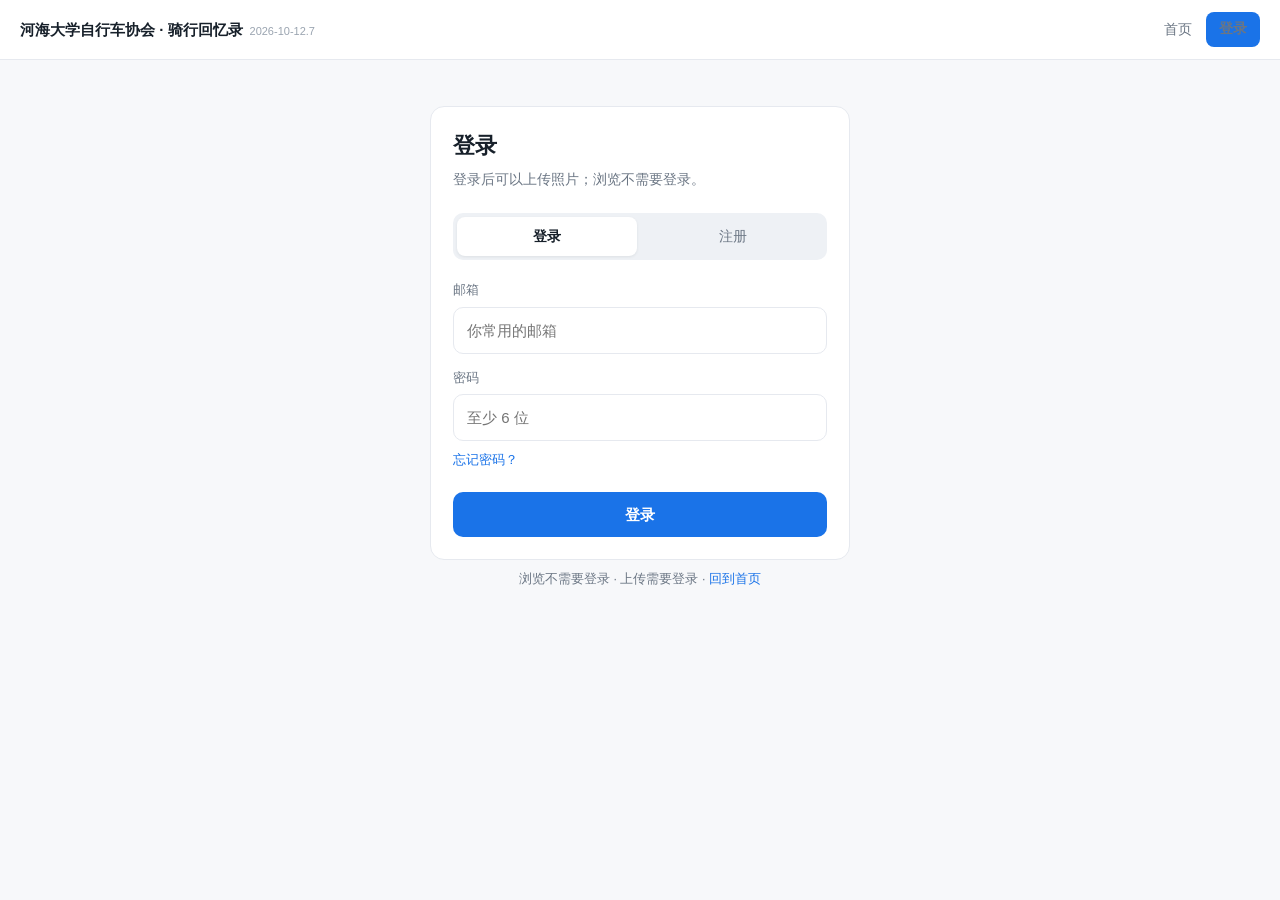
<file: docs/login.html>
<!doctype html>
<html lang="zh-CN">
<head>
<meta charset="utf-8">
<meta name="viewport" content="width=device-width, initial-scale=1">
<link rel="preconnect" href="https://jttakspxfmyurdeccyul.supabase.co" crossorigin>
<link rel="dns-prefetch" href="https://jttakspxfmyurdeccyul.supabase.co">
<title>登录 / 注册 · 河海大学自行车协会 · 骑行回忆录</title>
<link rel="stylesheet" href="app.css">
</head>
<body>

<div class="topbar" id="topbar"></div>

<div class="wrap narrow">

  <!-- 已登录时显示 -->
  <div class="card" id="doneBox" style="display:none">
    <h3>你已经登录了</h3>
    <p class="hint">下面是你当前的账号信息。</p>
    <table style="width:100%;font-size:14px;border-collapse:collapse">
      <tr><td style="color:var(--dim);padding:6px 0;width:96px">昵称</td><td id="whoName"></td></tr>
      <tr><td style="color:var(--dim);padding:6px 0">邮箱</td><td id="whoEmail"></td></tr>
      <tr><td style="color:var(--dim);padding:6px 0">管理员</td><td id="whoAdmin"></td></tr>
      <tr><td style="color:var(--dim);padding:6px 0">审核状态</td><td id="whoStatus"></td></tr>
    </table>
    <div style="margin-top:20px;display:flex;gap:10px;flex-wrap:wrap">
      <a class="btn" href="upload.html">去上传照片</a>
      <button class="btn ghost" id="btnOut">退出登录</button>
    </div>
  </div>

  <!-- 未登录时显示 -->
  <div class="card" id="authBox">
    <h1 id="pageTitle">登录</h1>
    <p class="lead" id="pageLead">登录后可以上传照片；浏览不需要登录。</p>

    <div class="tabs">
      <button id="tabLogin" class="on">登录</button>
      <button id="tabSignup">注册</button>
    </div>

    <form id="form" autocomplete="on">
      <div id="nickWrap" style="display:none">
        <label for="nick">昵称（会显示在作品上）</label>
        <input type="text" id="nick" maxlength="24" placeholder="例如：阿凯">
      </div>

      <label for="email">邮箱</label>
      <input type="email" id="email" required autocomplete="email" placeholder="你常用的邮箱">

      <label for="pwd">密码</label>
      <input type="password" id="pwd" required minlength="6" autocomplete="current-password" placeholder="至少 6 位">
      <div style="margin-top:6px">
        <a href="#" id="lnkReset" style="font-size:13px">忘记密码？</a>
      </div>

      <button class="btn block" id="btnSubmit" type="submit">登录</button>
    </form>

    <div class="msg" id="msg"></div>
  </div>

  <div class="footer">
    浏览不需要登录 · 上传需要登录 · <a href="index.html">回到首页</a>
  </div>
</div>

<script src="vendor/supabase.js"></script>
<script src="config.js"></script>
<script src="auth.js"></script>
<script>
(function () {
  let mode = "login";                       // login | signup
  let next = new URLSearchParams(location.search).get("next") || "index.html";

  const $ = id => document.getElementById(id);
  const show = (text, kind) => { const m = $("msg"); m.textContent = text; m.className = "msg show " + (kind || "info"); };
  const hide = () => { $("msg").className = "msg"; };

  function setMode(m) {
    mode = m;
    const isLogin = m === "login";
    $("tabLogin").className = isLogin ? "on" : "";
    $("tabSignup").className = isLogin ? "" : "on";
    $("nickWrap").style.display = isLogin ? "none" : "";
    $("pageTitle").textContent = isLogin ? "登录" : "注册";
    $("pageLead").textContent = isLogin
      ? "登录后可以上传照片；浏览不需要登录。"
      : "注册后即可上传照片。我们会给你发一封验证邮件。";
    $("btnSubmit").textContent = isLogin ? "登录" : "注册";
    $("pwd").setAttribute("autocomplete", isLogin ? "current-password" : "new-password");
    hide();
  }

  $("tabLogin").onclick = () => setMode("login");
  $("tabSignup").onclick = () => setMode("signup");

  $("form").addEventListener("submit", async function (e) {
    e.preventDefault();
    const email = $("email").value.trim();
    const pwd = $("pwd").value;
    const nick = $("nick").value.trim();
    if (!email || !pwd) { show("邮箱和密码都要填", "err"); return; }

    const btn = $("btnSubmit");
    btn.disabled = true;
    const old = btn.textContent;
    btn.textContent = mode === "login" ? "登录中…" : "提交中…";
    hide();

    try {
      if (mode === "login") {
        const { data, error } = await sb.auth.signInWithPassword({ email: email, password: pwd });
        if (error) throw error;
        show("登录成功，正在跳转…", "ok");
        setTimeout(() => { location.href = next; }, 500);
      } else {
        const { data, error } = await sb.auth.signUp({
          email: email,
          password: pwd,
          options: { data: { display_name: nick || email.split("@")[0] } }
        });
        if (error) throw error;
        if (data.session) {
          show("注册成功！你的账号需要管理员点一下「通过」才能上传照片，通过后直接就能用。正在跳转…", "ok");
          setTimeout(() => { location.href = next; }, 1500);
        } else {
          show("注册成功！我们给 " + email + " 发了一封验证邮件，请点开里面的链接，然后回来登录。"
               + "（收不到就看垃圾邮件；验证过再登录即可）", "ok");
          setMode("login");
        }
      }
    } catch (err) {
      show(zhError(err && err.message ? err.message : err), "err");
    } finally {
      btn.disabled = false;
      btn.textContent = old;
    }
  });

  // 忘记密码：给邮箱发重置链接
  $("lnkReset").onclick = async function (e) {
    e.preventDefault();
    const email = $("email").value.trim();
    if (!email) { show("请先填上邮箱，再点『忘记密码』", "err"); return; }
    const resetTo = location.origin + location.pathname.replace(/login\.html$/, "reset.html");
    try {
      const { error } = await sb.auth.resetPasswordForEmail(email, { redirectTo: resetTo });
      if (error) throw error;
      show("重置链接已发到 " + email + "，请到邮箱里点开（收不到就看垃圾邮件）", "ok");
    } catch (err) {
      show(zhError(err && err.message ? err.message : err), "err");
    }
  };

  // 初始化：先看登录态
  (async function init() {
    const ctx = await renderTopbar("login");
    if (ctx && ctx.session) {
      $("authBox").style.display = "none";
      $("doneBox").style.display = "";
      $("whoName").textContent = (ctx.profile && ctx.profile.display_name) || "（未设置）";
      $("whoEmail").textContent = ctx.session.user.email;
      $("whoAdmin").textContent = ctx.isAdmin ? "是 —— 可以进审核页" : "否";
      $("whoStatus").textContent = ctx.isAdmin
        ? "管理员，直接可上传"
        : (ctx.approved ? "已通过审核，可以上传照片"
                        : "⏳ 等待管理员通过 —— 通过后才能上传照片");
      $("btnOut").onclick = () => signOut();
    } else {
      setMode("login");
    }
  })();
})();
</script>
</body>
</html>
</file>
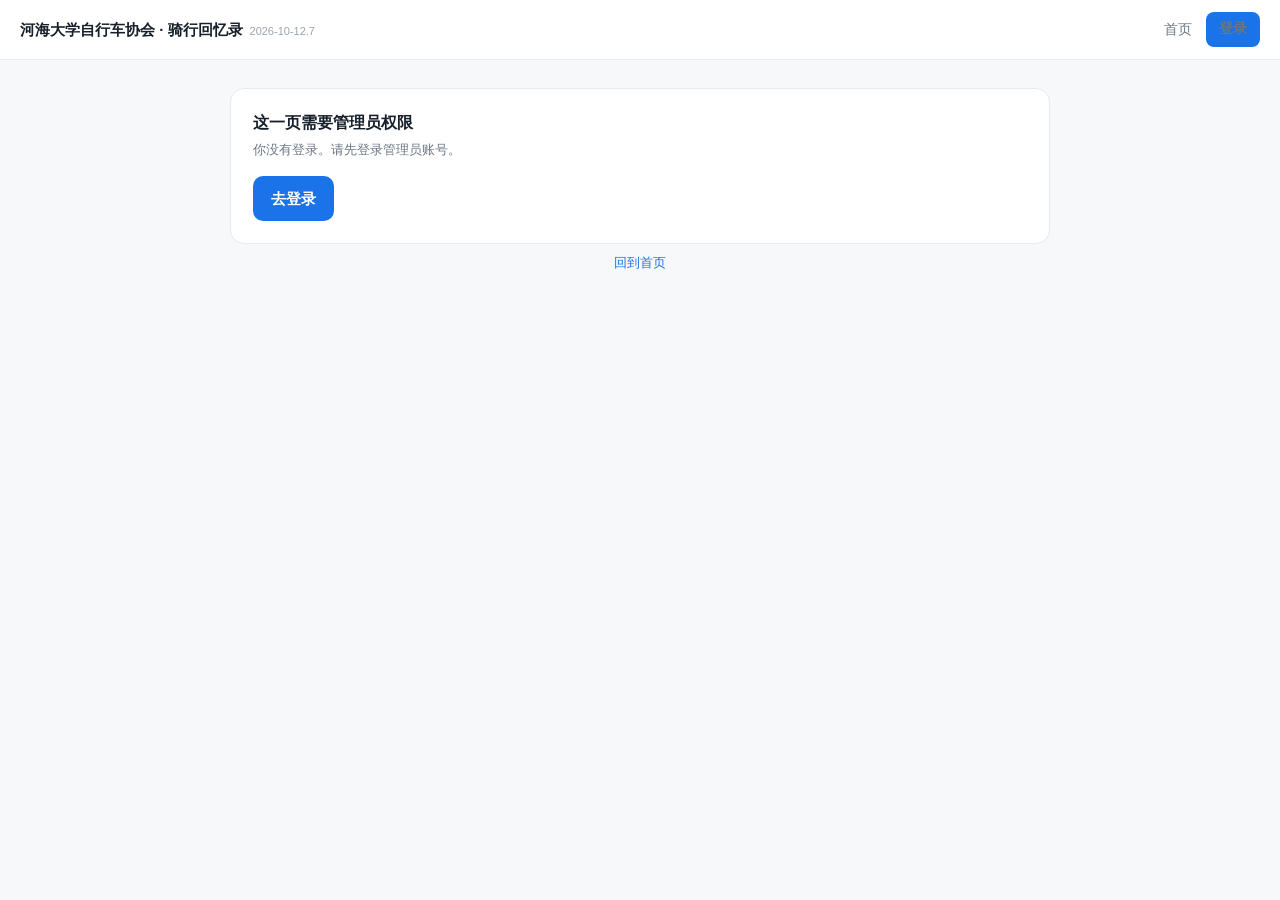
<file: docs/members.html>
<!doctype html>
<html lang="zh-CN">
<head>
<meta charset="utf-8">
<meta name="viewport" content="width=device-width, initial-scale=1">
<link rel="preconnect" href="https://jttakspxfmyurdeccyul.supabase.co" crossorigin>
<link rel="dns-prefetch" href="https://jttakspxfmyurdeccyul.supabase.co">
<title>成员审核 · 骑行回忆录</title>
<link rel="stylesheet" href="app.css">
<style>
  .filters{display:flex;gap:8px;flex-wrap:wrap;margin:18px 0}
  .filters button{border:1px solid var(--line);background:#fff;border-radius:999px;padding:7px 14px;font:inherit;font-size:13.5px;color:var(--dim);cursor:pointer}
  .filters button.on{background:var(--accent-soft);border-color:#c6dafc;color:var(--accent);font-weight:600}
  .m{display:flex;gap:14px;padding:15px 16px;border:1px solid var(--line);border-radius:12px;background:#fff;margin-bottom:12px;align-items:center;flex-wrap:wrap}
  .m .av{width:46px;height:46px;border-radius:50%;background:var(--accent-soft);color:var(--accent);
         display:flex;align-items:center;justify-content:center;font-weight:650;font-size:18px;flex:0 0 auto}
  .m .body{flex:1;min-width:190px}
  .m .name{font-weight:600;font-size:15px;display:flex;gap:9px;align-items:baseline;flex-wrap:wrap}
  .m .mail{color:var(--dim);font-size:13px;margin-top:3px;word-break:break-all}
  .m .meta{color:var(--dim);font-size:12.5px;margin-top:3px}
  .m .acts{display:flex;gap:9px;flex-wrap:wrap}
  .empty{color:var(--dim);text-align:center;padding:44px 0;line-height:1.9}
</style>
</head>
<body>

<div class="topbar" id="topbar"></div>

<div class="wrap">

  <div class="card" id="needAdmin" style="display:none">
    <h3>这一页需要管理员权限</h3>
    <p class="hint" id="why"></p>
    <a class="btn" href="login.html?next=members.html">去登录</a>
  </div>

  <div id="main" style="display:none">
    <h1>成员与管理员</h1>
    <p class="lead">
      新注册的同学会出现在这里——点「通过」之后他才能上传照片。<br>
      点「设为管理员」可以把权限交给他（能审核、删除、修改）；随时点「取消管理员」收回。
    </p>
    <div class="filters" id="filters"></div>
    <div id="list"></div>
  </div>

  <div class="msg" id="msg"></div>
  <div class="footer"><a href="index.html">回到首页</a></div>
</div>

<script src="vendor/supabase.js"></script>
<script src="config.js"></script>
<script src="auth.js"></script>
<script>
(function () {
  const $ = id => document.getElementById(id);
  const show = (t, k) => { const m = $("msg"); m.textContent = t; m.className = "msg show " + (k || "info"); };

  let session = null, isAdmin = false;
  let all = [], filter = "pending";
  const LABEL = { pending: "待审核", approved: "已通过", rejected: "已拒绝" };

  async function review(p, status, reason) {
    const r = await sb.rpc("review_member", { p_user: p.id, p_status: status, p_reason: reason || null });
    if (r.error) throw r.error;
  }

  async function setAdmin(p, yes) {
    const name = p.display_name || p.email || "这个账号";
    if (yes) {
      if (!confirm("把「" + name + "」设为管理员？\n\n" +
                   "他将能审核作品和成员、处理加照片申请、删除和修改内容——权限和你一样。")) return false;
    } else {
      if (!confirm("取消「" + name + "」的管理员身份？\n\n" +
                   "他将变回普通成员：能上传和浏览，但不能再审核、删除或修改别人的内容。")) return false;
    }
    const r = await sb.rpc("set_admin", { p_user: p.id, p_is_admin: yes });
    if (r.error) throw r.error;
    return true;
  }

  function renderFilters() {
    const c = { pending: 0, approved: 0, rejected: 0 };
    all.forEach(p => { if (c[p.status] !== undefined) c[p.status]++; });
    const admins = all.filter(p => p.is_admin).length;
    const items = [
      ["pending", "待审核 " + c.pending],
      ["approved", "已通过 " + c.approved],
      ["rejected", "已拒绝 " + c.rejected],
      ["admin", "管理员 " + admins],
      ["all", "全部 " + all.length]
    ];
    $("filters").innerHTML = "";
    items.forEach(function (it) {
      const b = document.createElement("button");
      b.textContent = it[1];
      if (filter === it[0]) b.className = "on";
      b.onclick = function () { filter = it[0]; renderFilters(); renderList(); };
      $("filters").appendChild(b);
    });
  }

  function renderList() {
    const list = all.filter(function (p) {
      if (filter === "all") return true;
      if (filter === "admin") return !!p.is_admin;
      return p.status === filter;
    });
    const box = $("list");
    box.innerHTML = "";
    if (!list.length) {
      box.innerHTML = '<p class="empty">' +
        (filter === "pending" ? "没有等待审核的新成员。" : "这里还没有内容") + "</p>";
      return;
    }
    list.forEach(function (p) {
      const name = p.display_name || "(没填昵称)";
      const el = document.createElement("div");
      el.className = "m";
      el.innerHTML =
        '<div class="av">' + esc(String(name).slice(0, 1)) + "</div>" +
        '<div class="body">' +
          '<div class="name">' + esc(name) +
            '<span class="badge ' + esc(p.status) + '">' + (LABEL[p.status] || p.status) + "</span>" +
            (p.is_admin ? '<em style="font-style:normal;background:var(--accent-soft);color:var(--accent);border-radius:6px;padding:1px 6px;font-size:12px">管理员</em>' : "") +
          "</div>" +
          '<div class="mail">' + esc(p.email || "（邮箱未知）") + "</div>" +
          '<div class="meta">注册时间：' + esc(String(p.created_at || "").replace("T", " ").slice(0, 19)) +
            (p.id === (session && session.user.id) ? " · <b>这是你自己</b>" : "") +
            (p.status_reason ? "<br>备注：" + esc(p.status_reason) : "") +
          "</div>" +
        "</div>" +
        '<div class="acts"></div>';

      const acts = el.querySelector(".acts");
      const mk = function (txt, cls, fn) {
        const b = document.createElement("button");
        b.className = "btn small " + (cls || "");
        b.textContent = txt;
        b.onclick = async function () {
          b.disabled = true; const o = b.textContent; b.textContent = "处理中…";
          try { const ok = await fn(); if (ok !== false) await load(); }
          catch (err) { show(zhError(err && err.message ? err.message : err), "err"); b.disabled = false; b.textContent = o; }
        };
        acts.appendChild(b);
      };

      const isMe = p.id === (session && session.user.id);
      if (isMe) {
        const s = document.createElement("span");
        s.className = "hint";
        s.textContent = "这是你自己（不能审核或降级自己）";
        acts.appendChild(s);
      } else {
        if (p.status === "pending") {
          mk("通过", "ok", () => review(p, "approved", null));
          mk("拒绝", "danger", () => {
            const r = prompt("拒绝原因（申请人看不到具体界面，仅供你自己记录，可留空）：", "");
            if (r === null) return false;
            return review(p, "rejected", r);
          });
        } else if (p.status === "approved") {
          mk("取消通过", "ghost", () => {
            if (!confirm("取消后，这个账号将不能再上传照片（已上传的内容不受影响）。确定？")) return false;
            return review(p, "pending", "管理员取消了通过");
          });
        } else {
          mk("改为通过", "ok", () => review(p, "approved", null));
        }

        // 管理员开关
        if (p.is_admin) {
          mk("取消管理员", "ghost", () => setAdmin(p, false));
        } else {
          mk("设为管理员", "ghost", () => setAdmin(p, true));
        }
      }

      box.appendChild(el);
    });
  }

  async function load() {
    const r = await sb.from("profiles").select("*").order("created_at", { ascending: false }).limit(500);
    if (r.error) throw r.error;
    all = r.data || [];
    renderFilters();
    renderList();
  }

  (async function init() {
    try {
      const ctx = await renderTopbar("members");
      session = ctx && ctx.session;
      isAdmin = !!(ctx && ctx.isAdmin);
      if (!session) {
        $("why").textContent = "你没有登录。请先登录管理员账号。";
        $("needAdmin").style.display = "";
        return;
      }
      if (!isAdmin) {
        $("why").textContent = "已登录为 " + session.user.email + "，但这个账号不是管理员。";
        $("needAdmin").style.display = "";
        return;
      }
      $("main").style.display = "";
      await load();
    } catch (err) {
      $("needAdmin").style.display = "none";
      $("main").style.display = "";
      show("页面出错：" + (err && err.message ? err.message : err) +
           " —— 如果提示缺少 status 字段，说明「补丁 03」还没在数据库里跑过。", "err");
    }
  })();
})();
</script>
</body>
</html>
</file>
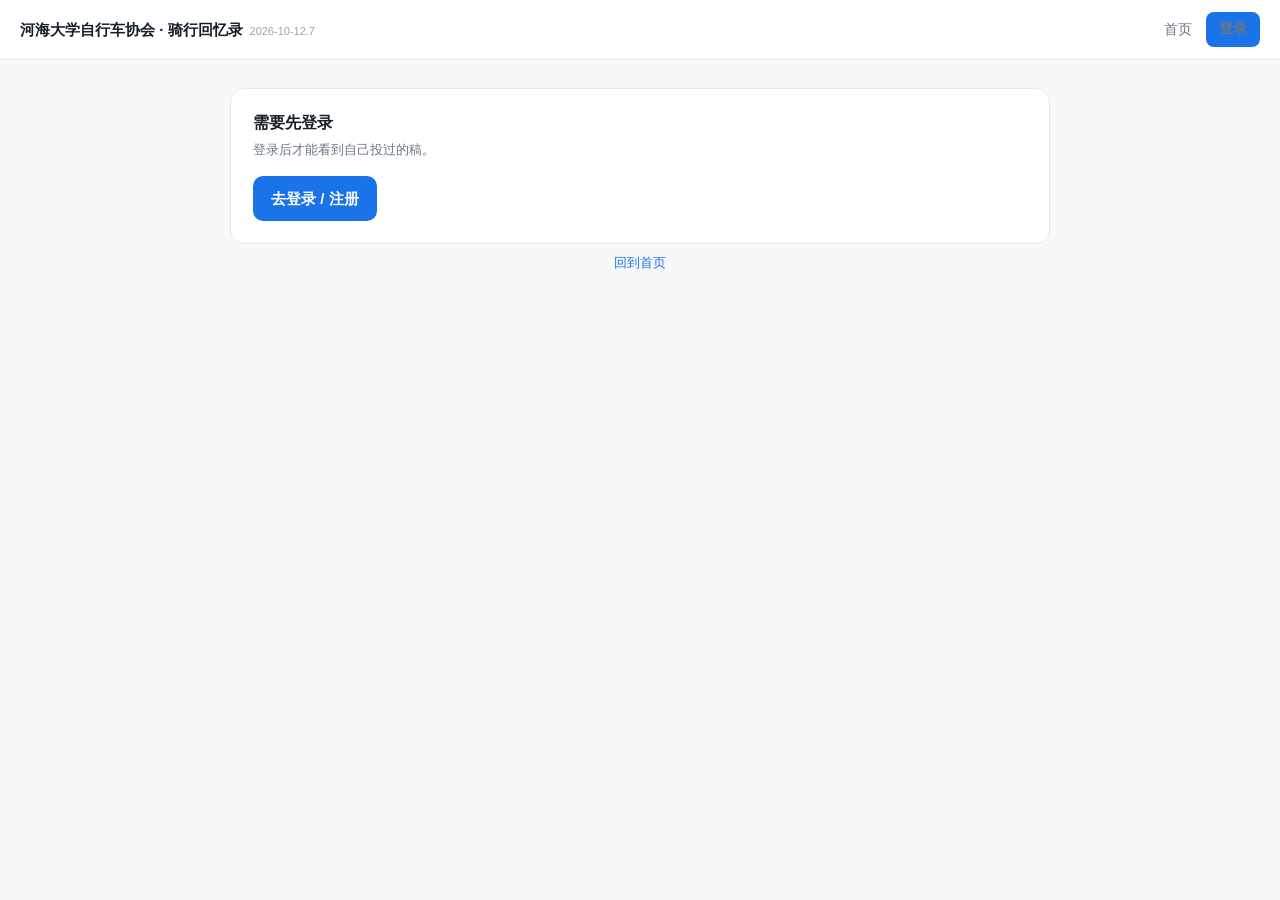
<file: docs/my.html>
<!doctype html>
<html lang="zh-CN">
<head>
<meta charset="utf-8">
<meta name="viewport" content="width=device-width, initial-scale=1">
<link rel="preconnect" href="https://jttakspxfmyurdeccyul.supabase.co" crossorigin>
<link rel="dns-prefetch" href="https://jttakspxfmyurdeccyul.supabase.co">
<title>我的投稿 · 骑行回忆录</title>
<link rel="stylesheet" href="app.css">
<style>
  .item{display:flex;gap:16px;padding:16px;border:1px solid var(--line);border-radius:12px;background:#fff;margin-bottom:14px}
  .item img.cover{width:140px;height:105px;object-fit:cover;border-radius:10px;background:#eef1f5;cursor:pointer;flex:0 0 auto}
  .item .body{flex:1;min-width:0}
  .item .title{display:flex;gap:10px;align-items:baseline;flex-wrap:wrap}
  .item .date{color:var(--dim);font-size:13px;font-variant-numeric:tabular-nums}
  .item .place{color:var(--accent);background:var(--accent-soft);border-radius:7px;padding:2px 9px;font-size:13px;font-weight:600}
  .item .cap{margin-top:8px;font-size:14.5px}
  .item .meta{margin-top:8px;color:var(--dim);font-size:12.5px;line-height:1.7}
  .item .acts{margin-top:12px;display:flex;gap:9px;flex-wrap:wrap}
  .empty{color:var(--dim);text-align:center;padding:44px 0;line-height:1.9}
  @media(max-width:560px){ .item{flex-direction:column} .item img.cover{width:100%;height:180px} }
</style>
</head>
<body>

<div class="topbar" id="topbar"></div>

<div class="wrap">

  <div class="card" id="needLogin" style="display:none">
    <h3>需要先登录</h3>
    <p class="hint">登录后才能看到自己投过的稿。</p>
    <a class="btn" href="login.html?next=my.html">去登录 / 注册</a>
  </div>

  <div id="main" style="display:none">
    <h1>我的投稿</h1>
    <p class="lead">你提交过的作品和它们的审核状态。审核通过后会自动出现在首页。</p>
    <div style="margin-bottom:20px"><a class="btn" href="upload.html">再传一个作品</a></div>
    <div id="list"></div>

    <h2 style="margin:36px 0 8px;font-size:18px;font-weight:650">我申请加照片的记录</h2>
    <p class="hint" style="margin:0 0 14px">你在别人作品集右下角点「+」提交的申请，都显示在这里。</p>
    <div id="reqList"></div>
  </div>

  <div class="msg" id="msg"></div>
  <div class="footer"><a href="index.html">回到首页</a></div>
</div>

<script src="vendor/supabase.js"></script>
<script src="config.js"></script>
<script src="auth.js"></script>
<script>
(function () {
  const $ = id => document.getElementById(id);
  const show = (t, k) => { const m = $("msg"); m.textContent = t; m.className = "msg show " + (k || "info"); };
  const hide = () => { $("msg").className = "msg"; };

  let session = null;
  const LABEL = { pending: "待审核", published: "已通过", rejected: "已驳回" };

  async function withdraw(w) {
    // 先删照片，再删记录（顺序反了照片就找不到了）
    const paths = [];
    (w.photos || []).forEach(function (p) {
      paths.push(p);
      paths.push(p.replace(/\/([^/]+)$/, "/thumb/$1"));
    });
    if (paths.length) {
      const r = await sb.storage.from(APP_CONFIG.PHOTO_BUCKET).remove(paths);
      if (r.error) console.warn("照片删除失败（可能已不存在）:", r.error);
    }
    const d = await sb.from("works").delete().eq("id", w.id);
    if (d.error) throw d.error;
  }

  function render(list) {
    const box = $("list");
    box.innerHTML = "";
    if (!list.length) {
      box.innerHTML = '<p class="empty">你还没有投过稿。<br>' +
        '<a href="upload.html">点这里上传第一个作品</a></p>';
      return;
    }
    list.forEach(function (w) {
      const raw = w.photos || [];
      const coverRaw = w.cover || raw[0] || "";
      const el = document.createElement("div");
      el.className = "item";
      el.innerHTML =
        '<img class="cover" src="' + esc(thumbUrl(coverRaw)) + '" alt="">' +
        '<div class="body">' +
          '<div class="title">' +
            '<span class="date">' + esc(w.date || "无日期") + "</span>" +
            '<span class="place">' + esc(w.place || "") + "</span>" +
            '<span class="badge ' + esc(w.status) + '">' + (LABEL[w.status] || w.status) + "</span>" +
          "</div>" +
          (w.caption ? '<div class="cap">' + esc(w.caption) + "</div>" : "") +
          '<div class="meta">' +
            "照片 " + raw.length + " 张" +
            "<br>提交时间：" + esc(String(w.created_at || "").replace("T", " ").slice(0, 19)) +
            (w.reject_reason ? "<br>管理员备注：" + esc(w.reject_reason) : "") +
            (w.status === "pending" ? "<br>正在等管理员审核，通过后会出现在首页。" : "") +
          "</div>" +
        "</div>" +
        '<div class="acts"></div>';

      const im = el.querySelector("img.cover");
      im.onerror = function () { this.onerror = null; this.src = photoUrl(coverRaw); };
      im.onclick = function () { if (coverRaw) window.open(photoUrl(coverRaw), "_blank"); };

      const acts = el.querySelector(".acts");
      const isPub = w.status === "published";
      const s = document.createElement("span");
      s.className = "hint";
      s.textContent = isPub
        ? "已公开展示中。需要删除或修改，请联系协会管理员。"
        : (w.status === "pending"
            ? "正在等管理员审核。需要删除，请联系协会管理员。"
            : "这个作品没有通过审核。需要删除，请联系协会管理员。");
      acts.appendChild(s);

      box.appendChild(el);
    });
  }

  async function load() {
    const r = await sb.from("works").select("*")
      .eq("uploader", session.user.id)
      .order("created_at", { ascending: false })
      .limit(200);
    if (r.error) throw r.error;
    render(r.data || []);
  }

  /* ---------- 我申请加照片的记录 ---------- */
  const RLABEL = { pending: "待处理", approved: "已通过", rejected: "已驳回" };
  let works = {};

  async function withdrawReq(r) {
    const paths = [];
    (r.photos || []).forEach(function (p) {
      paths.push(p);
      paths.push(p.replace(/\/([^/]+)$/, "/thumb/$1"));
    });
    if (paths.length) {
      const rm = await sb.storage.from(APP_CONFIG.PHOTO_BUCKET).remove(paths);
      if (rm.error) console.warn("照片删除失败（可能已不存在）:", rm.error);
    }
    const d = await sb.from("photo_requests").delete().eq("id", r.id);
    if (d.error) throw d.error;
  }

  function renderReqs(list) {
    const box = $("reqList");
    box.innerHTML = "";
    if (!list.length) {
      box.innerHTML = '<p class="empty">还没有申请记录。<br>' +
        '在首页任意作品集右下角点「+」，就能申请把你的照片加进去。</p>';
      return;
    }
    list.forEach(function (r) {
      const w = works[r.work_id] || {};
      const coverRaw = w.cover || (w.photos || [])[0] || "";
      const el = document.createElement("div");
      el.className = "item";
      el.innerHTML =
        '<img class="cover" src="' + esc(thumbUrl(coverRaw)) + '" alt="">' +
        '<div class="body">' +
          '<div class="title">' +
            '<span class="date">申请加入</span>' +
            '<span class="place">' + esc(w.place || "（作品集暂不可见）") + "</span>" +
            '<span class="badge ' + esc(r.status) + '">' + (RLABEL[r.status] || r.status) + "</span>" +
          "</div>" +
          '<div class="meta">' +
            "申请加入 " + (r.photos || []).length + " 张照片" +
            "<br>提交时间：" + esc(String(r.created_at || "").replace("T", " ").slice(0, 19)) +
            (r.message ? "<br>我的留言：" + esc(r.message) : "") +
            (r.reject_reason ? "<br>对方备注：" + esc(r.reject_reason) : "") +
            (r.status === "pending" ? "<br>正在等待作品集作者或管理员处理。" : "") +
          "</div>" +
        "</div>" +
        '<div class="acts"></div>';

      const im = el.querySelector("img.cover");
      im.onerror = function () { this.onerror = null; this.src = photoUrl(coverRaw); };
      if (coverRaw) im.onclick = function () { window.open(photoUrl(coverRaw), "_blank"); };

      if (r.status === "pending") {
        const b = document.createElement("button");
        b.className = "btn small ghost";
        b.textContent = "撤回申请";
        b.onclick = async function () {
          if (!confirm("确定撤回这个申请？你上传的照片会一起删掉，不可恢复。")) return;
          b.disabled = true; b.textContent = "处理中…";
          try { await withdrawReq(r); await loadReqs(); }
          catch (err) {
            show(zhError(err && err.message ? err.message : err), "err");
            b.disabled = false; b.textContent = "撤回申请";
          }
        };
        el.querySelector(".acts").appendChild(b);
      }
      box.appendChild(el);
    });
  }

  async function loadReqs() {
    const r = await sb.from("photo_requests").select("*")
      .eq("requester", session.user.id)
      .order("created_at", { ascending: false })
      .limit(200);
    if (r.error) throw r.error;
    const list = r.data || [];
    const ids = Array.from(new Set(list.map(function (x) { return x.work_id; }).filter(Boolean)));
    works = {};
    if (ids.length) {
      const w = await sb.from("works").select("id,place,date,cover,photos").in("id", ids);
      if (!w.error) (w.data || []).forEach(function (x) { works[x.id] = x; });
      else console.warn("作品集信息读取失败:", w.error.message);
    }
    renderReqs(list);
  }

  (async function init() {
    try {
      const ctx = await renderTopbar("my");
      session = ctx && ctx.session;
      if (!session) { $("needLogin").style.display = ""; return; }
      $("main").style.display = "";
      await load();
      await loadReqs();
    } catch (err) {
      $("needLogin").style.display = "none";
      $("main").style.display = "";
      show("页面出错：" + (err && err.message ? err.message : err) + " —— 请打开 diag.html 截图给管理员。", "err");
    }
  })();
})();
</script>
</body>
</html>
</file>
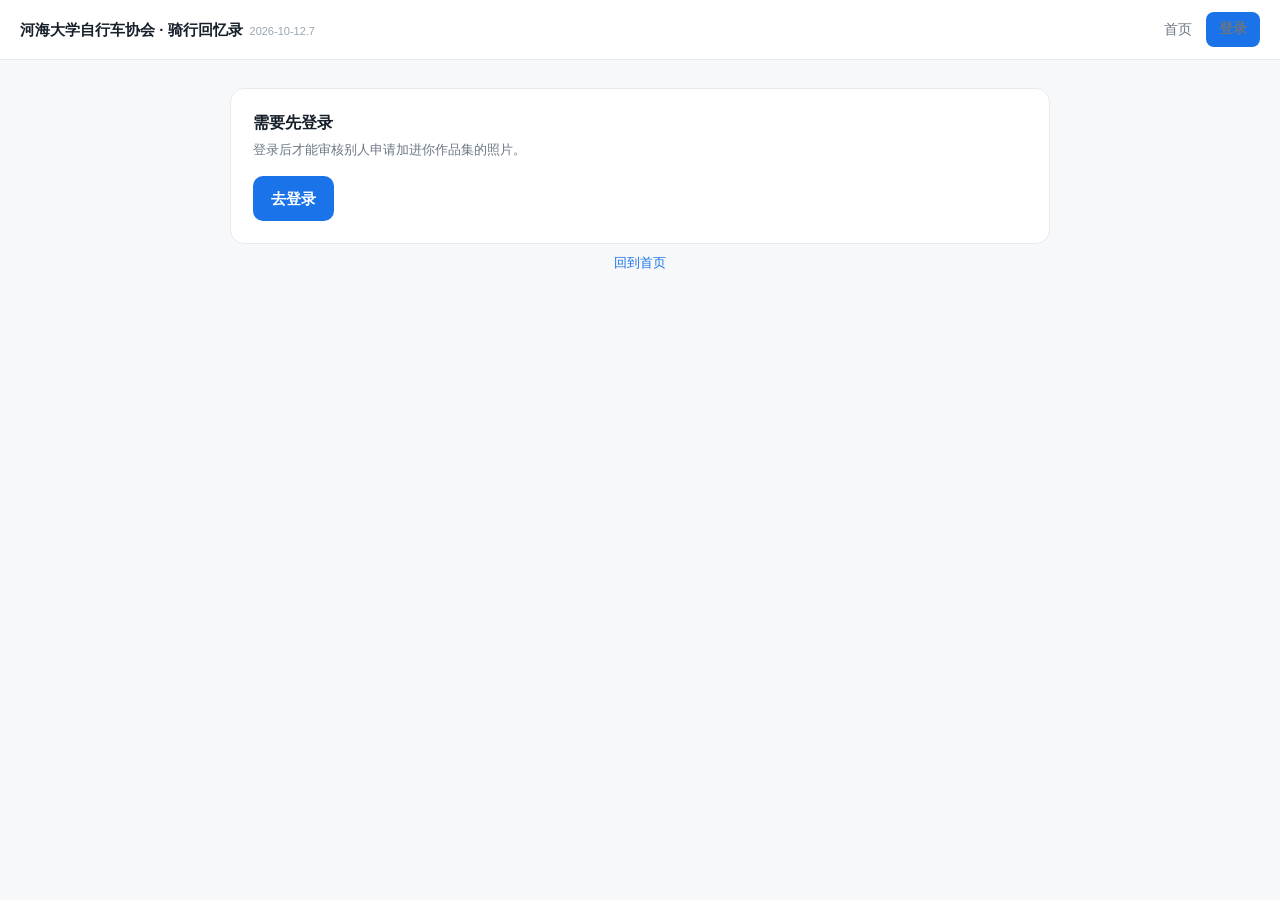
<file: docs/requests.html>
<!doctype html>
<html lang="zh-CN">
<head>
<meta charset="utf-8">
<meta name="viewport" content="width=device-width, initial-scale=1">
<link rel="preconnect" href="https://jttakspxfmyurdeccyul.supabase.co" crossorigin>
<link rel="dns-prefetch" href="https://jttakspxfmyurdeccyul.supabase.co">
<title>申请审核 · 骑行回忆录</title>
<link rel="stylesheet" href="app.css">
<style>
  .filters{display:flex;gap:8px;flex-wrap:wrap;margin:18px 0}
  .filters button{border:1px solid var(--line);background:#fff;border-radius:999px;padding:7px 14px;font:inherit;font-size:13.5px;color:var(--dim);cursor:pointer}
  .filters button.on{background:var(--accent-soft);border-color:#c6dafc;color:var(--accent);font-weight:600}
  .r{border:1px solid var(--line);border-radius:12px;background:#fff;margin-bottom:16px;overflow:hidden}
  .r .head{display:flex;gap:14px;padding:14px 16px;border-bottom:1px solid var(--line);align-items:center;flex-wrap:wrap}
  .r .head img.w{width:96px;height:72px;object-fit:cover;border-radius:8px;background:#eef1f5;flex:0 0 auto}
  .r .head .info{flex:1;min-width:180px}
  .r .head .info .line1{display:flex;gap:9px;align-items:baseline;flex-wrap:wrap;font-size:13px;color:var(--dim)}
  .r .head .info .place{color:var(--accent);background:var(--accent-soft);border-radius:7px;padding:2px 9px;font-size:13px;font-weight:600}
  .r .body{padding:14px 16px}
  .r .msg{font-size:14.5px;line-height:1.6;margin-bottom:12px}
  .r .msg.empty{color:var(--dim);font-size:13.5px}
  .strip{display:flex;gap:8px;flex-wrap:wrap}
  .strip img{width:104px;height:78px;object-fit:cover;border-radius:8px;border:1px solid var(--line);cursor:pointer;background:#eef1f5}
  .r .meta{color:var(--dim);font-size:12.5px;margin-top:12px;line-height:1.7}
  .r .acts{display:flex;gap:9px;flex-wrap:wrap;padding:0 16px 16px}
  .empty{color:var(--dim);text-align:center;padding:44px 0;line-height:1.9}
</style>
</head>
<body>

<div class="topbar" id="topbar"></div>

<div class="wrap">

  <div class="card" id="needLogin" style="display:none">
    <h3>需要先登录</h3>
    <p class="hint" id="why">登录后才能审核别人申请加进你作品集的照片。</p>
    <a class="btn" href="login.html?next=requests.html">去登录</a>
  </div>

  <div id="main" style="display:none">
    <h1>加照片申请</h1>
    <p class="lead">同学申请把他们的照片加进你创建的作品集。通过后照片会并入那个作品集，立刻在首页显示。</p>
    <div class="filters" id="filters"></div>
    <div id="list"></div>
  </div>

  <div class="msg" id="msg"></div>
  <div class="footer"><a href="index.html">回到首页</a></div>
</div>

<script src="vendor/supabase.js"></script>
<script src="config.js"></script>
<script src="auth.js"></script>
<script>
(function () {
  const $ = id => document.getElementById(id);
  const show = (t, k) => { const m = $("msg"); m.textContent = t; m.className = "msg show " + (k || "info"); };
  const hide = () => { $("msg").className = "msg"; };

  let session = null, isAdmin = false;
  let reqs = [], works = {}, filter = "pending";
  const LABEL = { pending: "待处理", approved: "已通过", rejected: "已驳回" };

  async function approve(r) {
    const res = await sb.rpc("approve_photo_request", { p_request: r.id });
    if (res.error) throw res.error;
  }
  async function reject(r) {
    const reason = prompt("驳回原因（会显示给申请人，可留空）：", "照片与这个作品集的主题不符");
    if (reason === null) return false;
    const up = await sb.from("photo_requests").update({
      status: "rejected",
      reject_reason: reason || null,
      reviewed_by: session.user.id,
      reviewed_at: new Date().toISOString()
    }).eq("id", r.id);
    if (up.error) throw up.error;
    return true;
  }

  function renderFilters() {
    const c = { pending: 0, approved: 0, rejected: 0 };
    reqs.forEach(r => { if (c[r.status] !== undefined) c[r.status]++; });
    const items = [
      ["pending", "待处理 " + c.pending],
      ["approved", "已通过 " + c.approved],
      ["rejected", "已驳回 " + c.rejected],
      ["all", "全部 " + reqs.length]
    ];
    $("filters").innerHTML = "";
    items.forEach(function (it) {
      const b = document.createElement("button");
      b.textContent = it[1];
      if (filter === it[0]) b.className = "on";
      b.onclick = function () { filter = it[0]; renderFilters(); renderList(); };
      $("filters").appendChild(b);
    });
  }

  function renderList() {
    const list = reqs.filter(r => filter === "all" || r.status === filter);
    const box = $("list");
    box.innerHTML = "";
    if (!list.length) {
      box.innerHTML = '<p class="empty">' +
        (filter === "pending" ? "没有待处理的申请。<br>同学在首页作品集右下角点「+」就能申请加照片。"
                              : "这里还没有内容") + "</p>";
      return;
    }
    list.forEach(function (r) {
      const w = works[r.work_id] || {};
      const el = document.createElement("div");
      el.className = "r";
      const coverRaw = w.cover || (w.photos || [])[0] || "";
      el.innerHTML =
        '<div class="head">' +
          '<img class="w" src="' + esc(thumbUrl(coverRaw)) + '" alt="">' +
          '<div class="info">' +
            '<div class="line1">' +
              '<span>申请加入</span>' +
              '<span class="place">' + esc(w.place || "(作品集已删除)") + "</span>" +
              (w.date ? "<span>" + esc(w.date) + "</span>" : "") +
              '<span class="badge ' + esc(r.status) + '">' + (LABEL[r.status] || r.status) + "</span>" +
            "</div>" +
            '<div style="margin-top:6px;font-size:13px;color:var(--dim)">申请人：' +
              esc((r.requester || "").slice(0, 8)) + "… · " +
              esc(String(r.created_at || "").replace("T", " ").slice(0, 16)) + "</div>" +
          "</div>" +
        "</div>" +
        '<div class="body">' +
          (r.message ? '<div class="msg">' + esc(r.message) + "</div>"
                     : '<div class="msg empty">（申请人没有留言）</div>') +
          '<div class="strip"></div>' +
          '<div class="meta">申请加入 ' + (r.photos || []).length + " 张照片" +
            '<br>作品集当前 ' + ((w.photos || []).length) + " 张" +
            (r.reject_reason ? "<br>驳回原因：" + esc(r.reject_reason) : "") +
          "</div>" +
        "</div>" +
        '<div class="acts"></div>';

      const img0 = el.querySelector("img.w");
      img0.onerror = function () { this.onerror = null; this.src = photoUrl(coverRaw); };

      const strip = el.querySelector(".strip");
      (r.photos || []).forEach(function (p) {
        const im = document.createElement("img");
        im.src = thumbUrl(p);
        im.onerror = function () { this.onerror = null; this.src = photoUrl(p); };
        im.onclick = function () { window.open(photoUrl(p), "_blank"); };
        strip.appendChild(im);
      });

      const acts = el.querySelector(".acts");
      const mk = (txt, cls, fn) => {
        const b = document.createElement("button");
        b.className = "btn small " + (cls || "");
        b.textContent = txt;
        b.onclick = async function () {
          b.disabled = true; const o = b.textContent; b.textContent = "处理中…";
          try { const ok = await fn(); if (ok !== false) await load(); }
          catch (err) { show(zhError(err && err.message ? err.message : err), "err"); }
          b.disabled = false; b.textContent = o;
        };
        acts.appendChild(b);
      };

      if (r.status === "pending") {
        mk("通过，并入作品集", "ok", () => approve(r));
        mk("驳回", "danger", () => reject(r));
      } else if (r.status === "approved") {
        const s = document.createElement("span");
        s.className = "hint";
        s.textContent = "已并入作品集。撤销并入需要改作品集，请到「审核」页或联系管理员。";
        acts.appendChild(s);
      } else {
        const s = document.createElement("span");
        s.className = "hint";
        s.textContent = "已驳回。" + (r.reject_reason ? "原因：" + r.reject_reason : "");
        acts.appendChild(s);
      }

      box.appendChild(el);
    });
  }

  async function load() {
    const r = await sb.from("photo_requests").select("*")
      .order("created_at", { ascending: false }).limit(300);
    if (r.error) throw r.error;
    // 只显示"别人提的"——自己的申请不用自己审
    reqs = (r.data || []).filter(x => x.requester !== session.user.id);

    const ids = Array.from(new Set(reqs.map(x => x.work_id).filter(Boolean)));
    works = {};
    if (ids.length) {
      const w = await sb.from("works").select("id,place,date,cover,photos").in("id", ids);
      if (!w.error) (w.data || []).forEach(x => { works[x.id] = x; });
      else console.warn("作品集信息读取失败:", w.error.message);
    }
    renderFilters();
    renderList();
  }

  (async function init() {
    try {
      const ctx = await renderTopbar("requests");
      session = ctx && ctx.session;
      isAdmin = !!(ctx && ctx.isAdmin);
      if (!session) { $("needLogin").style.display = ""; return; }
      $("main").style.display = "";
      await load();
    } catch (err) {
      $("needLogin").style.display = "none";
      $("main").style.display = "";
      show("页面出错：" + (err && err.message ? err.message : err) +
           " —— 如果提示缺少 photo_requests，说明「补丁 02」还没在数据库里跑过。", "err");
    }
  })();
})();
</script>
</body>
</html>
</file>
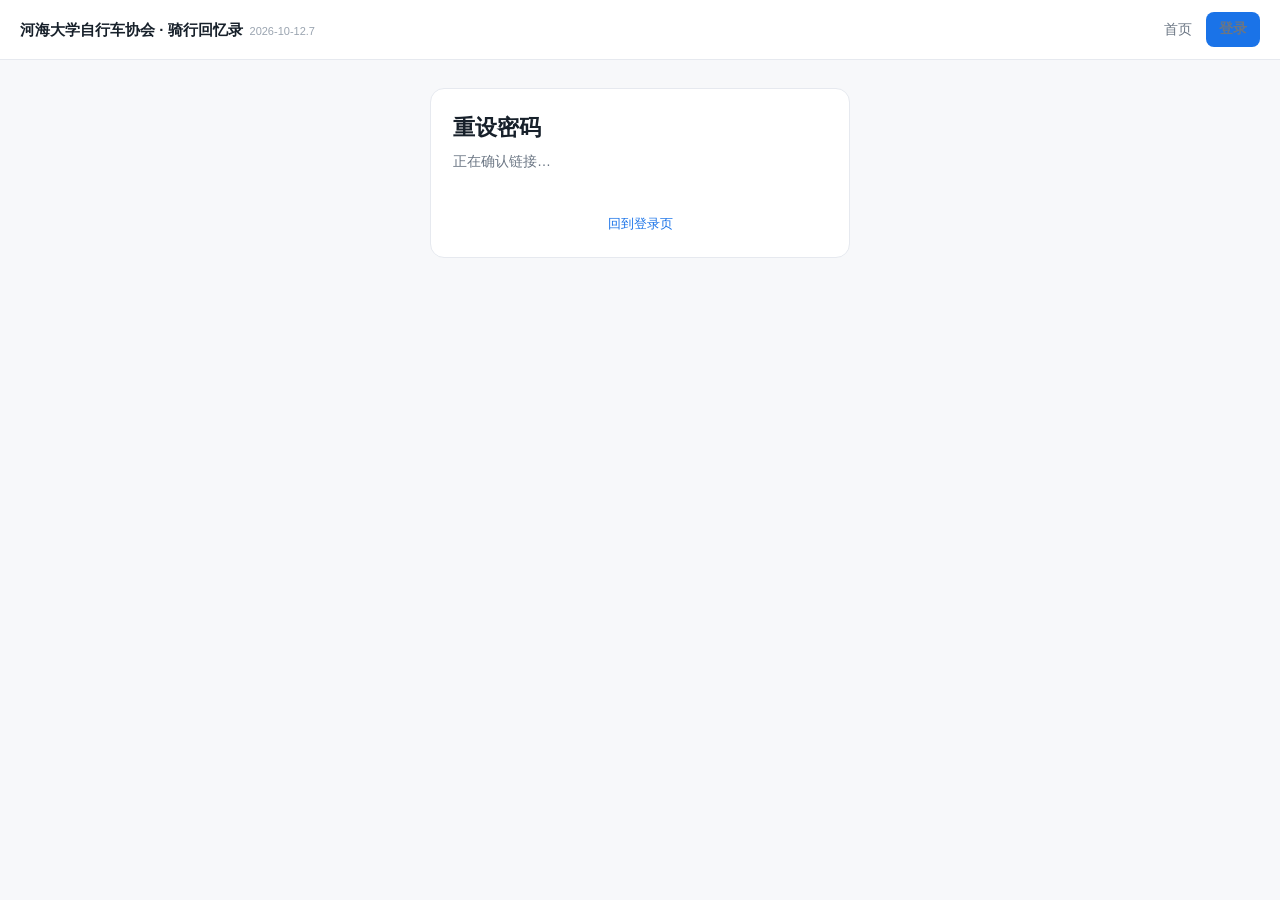
<file: docs/reset.html>
<!doctype html>
<html lang="zh-CN">
<head>
<meta charset="utf-8">
<meta name="viewport" content="width=device-width, initial-scale=1">
<link rel="preconnect" href="https://jttakspxfmyurdeccyul.supabase.co" crossorigin>
<link rel="dns-prefetch" href="https://jttakspxfmyurdeccyul.supabase.co">
<title>重设密码 · 骑行回忆录</title>
<link rel="stylesheet" href="app.css">
</head>
<body>

<div class="topbar" id="topbar"></div>

<div class="wrap narrow">
  <div class="card">
    <h1>重设密码</h1>
    <p class="lead" id="lead">正在确认链接…</p>

    <form id="form" style="display:none">
      <label for="pwd">新密码</label>
      <input type="password" id="pwd" required minlength="6" autocomplete="new-password" placeholder="至少 6 位">
      <label for="pwd2">再输一次</label>
      <input type="password" id="pwd2" required minlength="6" autocomplete="new-password" placeholder="再输一次">
      <button class="btn block" id="btnSubmit" type="submit">保存新密码</button>
    </form>

    <div class="msg" id="msg"></div>
    <div class="footer" style="padding:18px 0 0"><a href="login.html">回到登录页</a></div>
  </div>
</div>

<script src="vendor/supabase.js"></script>
<script src="config.js"></script>
<script src="auth.js"></script>
<script>
(function () {
  const $ = id => document.getElementById(id);
  const show = (t, k) => { const m = $("msg"); m.textContent = t; m.className = "msg show " + (k || "info"); };

  renderTopbar("login");

  // Supabase 的重置链接会带上 recovery 事件；等它把会话准备好
  sb.auth.onAuthStateChange(function (event) {
    if (event === "PASSWORD_RECOVERY") {
      $("lead").textContent = "链接有效，请设置新密码。";
      $("form").style.display = "";
    }
  });

  // 有些情况下事件已经错过，直接看会话
  setTimeout(async function () {
    const s = await getSession();
    if (s) { $("lead").textContent = "链接有效，请设置新密码。"; $("form").style.display = ""; }
    else if ($("form").style.display === "none") {
      $("lead").textContent = "链接无效或已过期。请回到登录页重新申请一次重置邮件。";
      show("没有检测到有效的重置会话", "err");
    }
  }, 1200);

  $("form").addEventListener("submit", async function (e) {
    e.preventDefault();
    const a = $("pwd").value, b = $("pwd2").value;
    if (a.length < 6) { show("密码至少 6 位", "err"); return; }
    if (a !== b) { show("两次输入的密码不一样", "err"); return; }
    const btn = $("btnSubmit");
    btn.disabled = true; btn.textContent = "保存中…";
    try {
      const { error } = await sb.auth.updateUser({ password: a });
      if (error) throw error;
      show("密码已更新，正在跳到登录页…", "ok");
      setTimeout(function () { location.href = "login.html"; }, 900);
    } catch (err) {
      show(zhError(err && err.message ? err.message : err), "err");
      btn.disabled = false; btn.textContent = "保存新密码";
    }
  });
})();
</script>
</body>
</html>
</file>
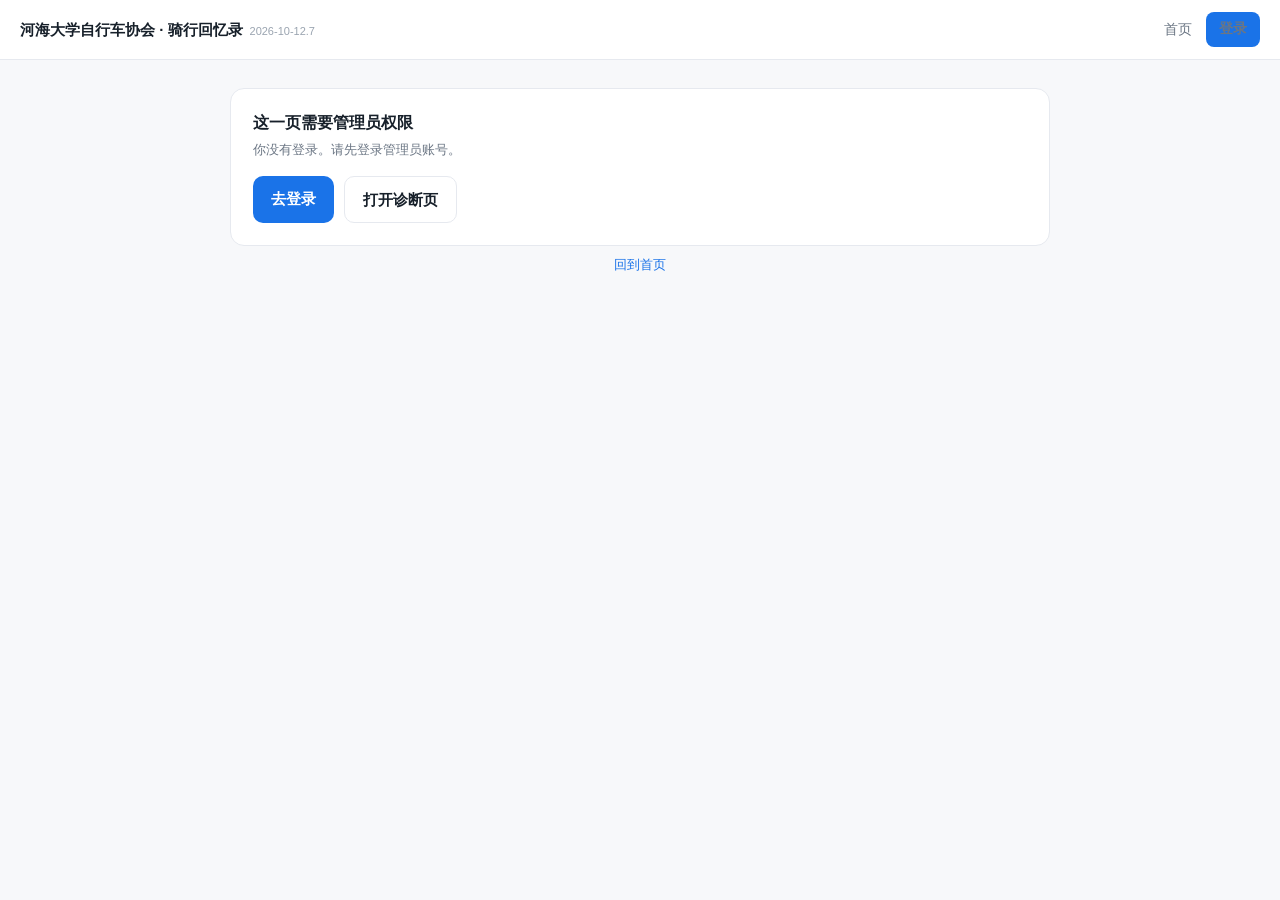
<file: docs/review.html>
<!doctype html>
<html lang="zh-CN">
<head>
<meta charset="utf-8">
<meta name="viewport" content="width=device-width, initial-scale=1">
<link rel="preconnect" href="https://jttakspxfmyurdeccyul.supabase.co" crossorigin>
<link rel="dns-prefetch" href="https://jttakspxfmyurdeccyul.supabase.co">
<title>审核 · 骑行回忆录</title>
<link rel="stylesheet" href="app.css">
<style>
  .filters{display:flex;gap:8px;flex-wrap:wrap;margin:18px 0}
  .filters button{
    border:1px solid var(--line);background:#fff;border-radius:999px;padding:7px 14px;
    font:inherit;font-size:13.5px;color:var(--dim);cursor:pointer;
  }
  .filters button.on{background:var(--accent-soft);border-color:#c6dafc;color:var(--accent);font-weight:600}
  .w{display:flex;gap:16px;padding:16px;border:1px solid var(--line);border-radius:12px;background:#fff;margin-bottom:14px}
  .w img.cover{width:150px;height:112px;object-fit:cover;border-radius:10px;background:#eef1f5;cursor:pointer;flex:0 0 auto}
  .w .body{flex:1;min-width:0}
  .w .title{display:flex;gap:10px;align-items:baseline;flex-wrap:wrap}
  .w .date{color:var(--dim);font-size:13px;font-variant-numeric:tabular-nums}
  .w .place{color:var(--accent);background:var(--accent-soft);border-radius:7px;padding:2px 9px;font-size:13px;font-weight:600}
  .w .cap{margin-top:8px;font-size:14.5px}
  .w .meta{margin-top:8px;color:var(--dim);font-size:12.5px;word-break:break-all;line-height:1.7}
  .w .acts{margin-top:12px;display:flex;gap:9px;flex-wrap:wrap}
  .empty{color:var(--dim);text-align:center;padding:44px 0}
  .lb{position:fixed;inset:0;background:rgba(12,17,24,.75);display:flex;align-items:center;justify-content:center;padding:24px;z-index:50}
  .lb[hidden]{display:none}
  .lbinner{background:#fff;border-radius:14px;max-width:940px;width:100%;max-height:92vh;overflow:auto}
  .lbinner img{width:100%;display:block;background:#eef1f5;max-height:70vh;object-fit:contain}
  .lbinner .strip{display:flex;gap:8px;padding:10px 14px;overflow-x:auto}
  .lbinner .strip img{width:74px;height:56px;object-fit:cover;border-radius:8px;cursor:pointer;opacity:.6;border:2px solid transparent}
  .lbinner .strip img.on{opacity:1;border-color:var(--accent)}
  .lbclose{position:absolute;right:26px;top:22px;border:0;background:rgba(255,255,255,.9);width:38px;height:38px;border-radius:50%;font-size:20px;cursor:pointer}
  @media(max-width:560px){ .w{flex-direction:column} .w img.cover{width:100%;height:180px} }
</style>
</head>
<body>

<div class="topbar" id="topbar"></div>

<div class="wrap">

  <div class="card" id="needAdmin" style="display:none">
    <h3>这一页需要管理员权限</h3>
    <p class="hint" id="why"></p>
    <div style="display:flex;gap:10px;flex-wrap:wrap">
      <a class="btn" href="login.html?next=review.html">去登录</a>
      <a class="btn ghost" href="diag.html">打开诊断页</a>
    </div>
  </div>

  <div id="main" style="display:none">
    <h1>审核</h1>
    <p class="lead">同学上传的作品会出现在这里。点「通过」后照片会移到公开目录，立刻出现在首页。</p>
    <div class="filters" id="filters"></div>
    <div id="list"></div>
  </div>

  <div class="msg" id="msg"></div>
  <div class="footer"><a href="index.html">回到首页</a></div>
</div>

<div class="lb" id="lb" hidden>
  <button class="lbclose" id="lbclose">×</button>
  <div class="lbinner">
    <img id="lbimg" alt="">
    <div class="strip" id="lbstrip"></div>
  </div>
</div>

<script src="vendor/supabase.js"></script>
<script src="config.js"></script>
<script src="auth.js"></script>
<script>
(function () {
  const $ = id => document.getElementById(id);
  const show = (t, k) => { const m = $("msg"); m.textContent = t; m.className = "msg show " + (k || "info"); };
  const hide = () => { $("msg").className = "msg"; };

  let session = null, isAdmin = false;
  let all = [], filter = "pending";

  const LABEL = { pending: "待审", published: "已通过", rejected: "已驳回" };

  /* ---------- 存储对象移动：优先 move，失败退回 copy+remove ---------- */
  async function moveObj(from, to) {
    const b = sb.storage.from(APP_CONFIG.PHOTO_BUCKET);
    const r = await b.move(from, to);
    if (!r.error) return;
    const c = await b.copy(from, to);
    if (c.error) throw r.error;
    await b.remove([from]);
  }

  /* ---------- 通过 ---------- */
  async function approve(w) {
    const photos = w.photos || [];
    if (!photos.length) throw new Error("这个作品没有照片记录");
    const moved = [];
    for (let i = 0; i < photos.length; i++) {
      const from = photos[i];
      const ext = (from.split(".").pop() || "jpg").toLowerCase();
      const to = "published/" + w.id + "/" + (i + 1) + "." + ext;
      if (from.indexOf("published/") === 0) { moved.push(from); continue; }   // 已经在公开目录
      await moveObj(from, to);
      const tFrom = from.replace(/\/([^/]+)$/, "/thumb/$1");
      const tTo = "published/" + w.id + "/thumb/" + (i + 1) + "." + ext;
      try { await moveObj(tFrom, tTo); } catch (e) { console.warn("缩略图移动失败（可能不存在）", e); }
      moved.push(to);
    }
    const up = await sb.from("works").update({
      photos: moved,
      cover: moved[0],
      status: "published",
      reject_reason: null,
      reviewed_by: session.user.id,
      reviewed_at: new Date().toISOString()
    }).eq("id", w.id);
    if (up.error) throw up.error;
  }

  /* ---------- 驳回 / 退回 ---------- */
  async function setStatus(w, status, reason) {
    const up = await sb.from("works").update({
      status: status,
      reject_reason: reason || null,
      reviewed_by: session.user.id,
      reviewed_at: new Date().toISOString()
    }).eq("id", w.id);
    if (up.error) throw up.error;
  }

  /* ---------- 删除 ---------- */
  async function removeWork(w) {
    // 只删 Supabase 存储里的对象；仓库里的相对路径（photos/...）不是存储对象，跳过
    const all = (w.photos || []).concat((w.photos || []).map(p => p.replace(/\/([^/]+)$/, "/thumb/$1")));
    const remote = all.filter(function (x) { return x.indexOf("photos/") !== 0; });
    if (remote.length) {
      try {
        const rm = await withTimeout(sb.storage.from(APP_CONFIG.PHOTO_BUCKET).remove(remote), 30000, "删除文件");
        if (rm && rm.error) console.warn("部分存储文件删除失败（留孤儿文件，不影响显示）:", rm.error);
      } catch (e) { console.warn("存储删除超时/失败，继续删记录:", e); }
    }
    const d = await withTimeout(sb.from("works").delete().eq("id", w.id), 20000, "删除作品集");
    if (d.error) throw d.error;
  }

  /* ---------- 渲染 ---------- */
  function counts() {
    const c = { all: all.length, pending: 0, published: 0, rejected: 0 };
    all.forEach(w => { if (c[w.status] !== undefined) c[w.status]++; });
    return c;
  }

  function renderFilters() {
    const c = counts();
    const items = [
      ["pending", "待审 " + c.pending],
      ["published", "已通过 " + c.published],
      ["rejected", "已驳回 " + c.rejected],
      ["all", "全部 " + c.all]
    ];
    $("filters").innerHTML = "";
    items.forEach(function (it) {
      const b = document.createElement("button");
      b.textContent = it[1];
      if (filter === it[0]) b.className = "on";
      b.onclick = function () { filter = it[0]; renderFilters(); renderList(); };
      $("filters").appendChild(b);
    });
  }

  function renderList() {
    const list = all.filter(w => filter === "all" || w.status === filter);
    const box = $("list");
    box.innerHTML = "";
    if (!list.length) {
      box.innerHTML = '<p class="empty">' + (filter === "pending" ? "没有待审的作品" : "这里还没有内容") + "</p>";
      return;
    }
    list.forEach(function (w) {
      const el = document.createElement("div");
      el.className = "w";
      const cover = thumbUrl(w.cover || (w.photos || [])[0]);
      el.innerHTML =
        '<img class="cover" src="' + esc(cover) + '" alt="" onerror="this.src=\'' + esc(photoUrl(w.cover || (w.photos || [])[0])) + '\'">' +
        '<div class="body">' +
          '<div class="title">' +
            '<span class="date">' + esc(w.date || "无日期") + "</span>" +
            '<span class="place">' + esc(w.place || "") + "</span>" +
            '<span class="badge ' + esc(w.status) + '">' + (LABEL[w.status] || w.status) + "</span>" +
          "</div>" +
          (w.caption ? '<div class="cap">' + esc(w.caption) + "</div>" : "") +
          '<div class="meta">' +
            "照片 " + ((w.photos || []).length) + " 张" +
            (w.author_display ? " · 投稿：" + esc(w.author_display) : "") +
            "<br>上传者 id：" + esc(w.uploader || "?") +
            "<br>提交时间：" + esc((w.created_at || "").replace("T", " ").slice(0, 19)) +
            (w.reject_reason ? "<br>备注：" + esc(w.reject_reason) : "") +
          "</div>" +
        "</div>" +
        '<div class="acts"></div>';

      const acts = el.querySelector(".acts");
      const mk = (txt, cls, fn) => {
        const b = document.createElement("button");
        b.className = "btn small " + (cls || "");
        b.textContent = txt;
        b.onclick = async function () {
          b.disabled = true; const o = b.textContent; b.textContent = "处理中…";
          try { await fn(); await load(); }
          catch (err) { show(zhError(err && err.message ? err.message : err), "err"); b.disabled = false; b.textContent = o; }
        };
        acts.appendChild(b);
      };

      if (w.status === "pending") {
        mk("通过", "ok", () => approve(w));
        mk("驳回", "danger", () => {
          const r = prompt("驳回原因（会记在备注里，可留空）：", "内容不合适");
          if (r === null) return;
          return setStatus(w, "rejected", r);
        });
      } else if (w.status === "published") {
        mk("退回待审", "ghost", () => setStatus(w, "pending", "管理员退回"));
      } else {
        mk("重新待审", "ghost", () => setStatus(w, "pending", null));
      }
      mk("删除", "ghost", () => {
        if (!confirm("确定永久删除这个作品及其照片？不可恢复。")) return;
        return removeWork(w);
      });

      el.querySelector(".cover").onclick = () => openLb(w);
      box.appendChild(el);
    });
  }

  /* ---------- 灯箱 ---------- */
  let lbPhotos = [], lbIdx = 0;
  function showLb() {
    $("lbimg").src = photoUrl(lbPhotos[lbIdx]);
    document.querySelectorAll("#lbstrip img").forEach((el, i) => el.classList.toggle("on", i === lbIdx));
  }
  function openLb(w) {
    lbPhotos = w.photos || [];
    lbIdx = 0;
    const strip = $("lbstrip");
    strip.innerHTML = "";
    lbPhotos.forEach(function (p, i) {
      const im = document.createElement("img");
      im.src = thumbUrl(p);
      im.onerror = function () { this.src = photoUrl(p); };
      im.onclick = function () { lbIdx = i; showLb(); };
      strip.appendChild(im);
    });
    showLb();
    $("lb").hidden = false;
  }
  $("lbclose").onclick = () => { $("lb").hidden = true; };
  $("lb").addEventListener("click", e => { if (e.target === $("lb")) $("lb").hidden = true; });

  /* ---------- 加载 ---------- */
  async function load() {
    const r = await sb.from("works").select("*").order("created_at", { ascending: false }).limit(300);
    if (r.error) throw r.error;
    all = r.data || [];
    renderFilters();
    renderList();
  }

  /* ---------- 初始化 ---------- */
  (async function init() {
    try {
      const ctx = await renderTopbar("review");
      session = ctx && ctx.session;
      isAdmin = !!(ctx && ctx.isAdmin);

      if (!session) {
        $("why").textContent = "你没有登录。请先登录管理员账号。";
        $("needAdmin").style.display = "";
        return;
      }
      if (!isAdmin) {
        $("why").textContent = "已登录为 " + session.user.email +
          "，但这个账号还没有管理员标记。请在 Supabase 的 SQL Editor 里跑一次「设为管理员」的语句，然后刷新本页。";
        $("needAdmin").style.display = "";
        return;
      }
      $("main").style.display = "";
      await load();
    } catch (err) {
      $("needAdmin").style.display = "none";
      $("main").style.display = "";
      show("页面出错：" + (err && err.message ? err.message : err) + " —— 请打开 diag.html 截图给管理员。", "err");
    }
  })();
})();
</script>
</body>
</html>
</file>
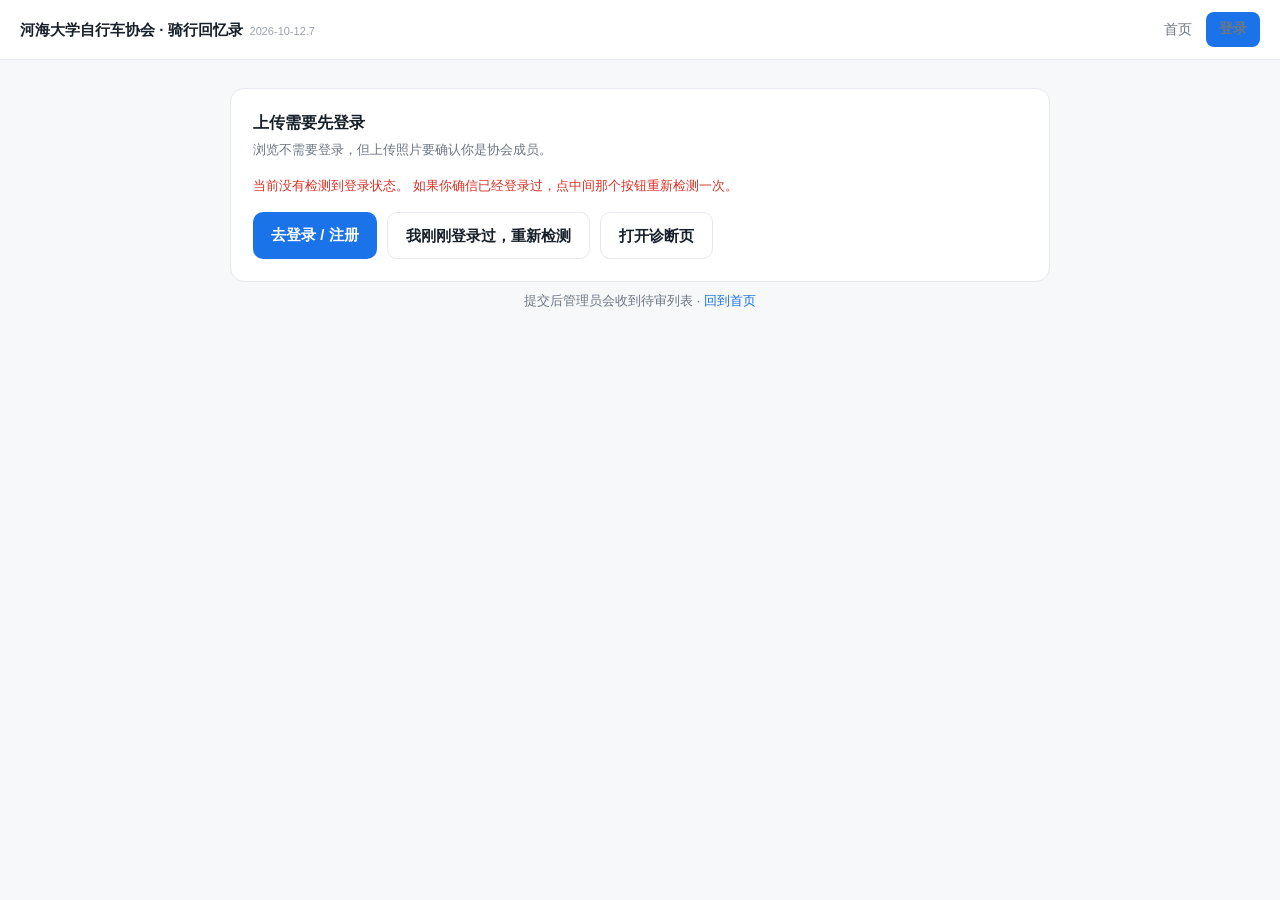
<file: docs/upload.html>
<!doctype html>
<html lang="zh-CN">
<head>
<meta charset="utf-8">
<meta name="viewport" content="width=device-width, initial-scale=1">
<link rel="preconnect" href="https://jttakspxfmyurdeccyul.supabase.co" crossorigin>
<link rel="dns-prefetch" href="https://jttakspxfmyurdeccyul.supabase.co">
<title>上传照片 · 骑行回忆录</title>
<link rel="stylesheet" href="app.css">
<style>
  .drop{
    border:2px dashed var(--line);border-radius:12px;padding:34px 18px;text-align:center;
    color:var(--dim);cursor:pointer;transition:.15s;background:#fbfcfe;
  }
  .drop:hover,.drop.over{border-color:#a9c6ee;background:var(--accent-soft);color:var(--accent)}
  .drop b{color:var(--accent)}
  .thumbs{display:grid;grid-template-columns:repeat(auto-fill,minmax(104px,1fr));gap:10px;margin-top:16px}
  .thumb{position:relative;border-radius:10px;overflow:hidden;border:1px solid var(--line);background:#eef1f5}
  .thumb img{width:100%;height:82px;object-fit:cover;display:block}
  .thumb .no{position:absolute;left:6px;top:6px;background:rgba(0,0,0,.55);color:#fff;font-size:11px;padding:1px 6px;border-radius:999px}
  .thumb .del{
    position:absolute;right:5px;top:5px;border:0;width:22px;height:22px;border-radius:50%;
    background:rgba(0,0,0,.55);color:#fff;cursor:pointer;font-size:14px;line-height:1;padding:0;
  }
  .thumb .del:hover{background:var(--danger)}
  .cover{position:absolute;left:6px;bottom:6px;background:var(--accent);color:#fff;font-size:11px;padding:1px 7px;border-radius:999px}
  .bar{height:6px;background:#eef1f5;border-radius:99px;overflow:hidden;margin-top:14px;display:none}
  .bar.show{display:block}
  .bar i{display:block;height:100%;background:var(--accent);width:0;transition:.25s}
  .steps{font-size:13.5px;color:var(--dim);margin-top:10px;white-space:pre-line}
</style>
</head>
<body>

<div class="topbar" id="topbar"></div>

<div class="wrap">

  <!-- 未登录 -->
  <div class="card" id="needLogin" style="display:none">
    <h3>上传需要先登录</h3>
    <p class="hint">浏览不需要登录，但上传照片要确认你是协会成员。</p>
    <p class="hint" id="noLoginWhy" style="color:var(--danger)"></p>
    <div style="display:flex;gap:10px;flex-wrap:wrap">
      <a class="btn" href="login.html?next=upload.html">去登录 / 注册</a>
      <button class="btn ghost" id="btnRecheck" type="button">我刚刚登录过，重新检测</button>
      <a class="btn ghost" href="diag.html">打开诊断页</a>
    </div>
  </div>

  <div class="card" id="needApproval" style="display:none">
    <h3>你的账号还在等管理员通过</h3>
    <p class="hint">
      为了确认投稿的是协会同学，新注册的账号需要管理员点一下"通过"才放行。
      通过之后这个页面就会出现上传表单——通常用不了多久。
    </p>
    <div style="display:flex;gap:10px;flex-wrap:wrap">
      <a class="btn ghost" href="index.html">先去逛逛首页</a>
      <button class="btn" id="btnRecheck2" type="button">我已经通过了，重新检测</button>
      <a class="btn ghost" href="diag.html">诊断页</a>
    </div>
  </div>

  <div id="main" style="display:none">
    <h1>上传照片</h1>
    <p class="lead">一次上传 = 一个作品。选好照片、填上地点，提交后等管理员审核通过就会出现在首页。</p>

    <form id="form">
      <div class="card">
        <h3>1. 选择照片</h3>
        <p class="hint">支持 jpg / png / webp，可多选。会自动压缩，原图不用管大小。</p>
        <div class="drop" id="drop">
          <div style="font-size:15px">点这里选照片，或把照片<b>拖进来</b></div>
          <div style="font-size:12.5px;margin-top:6px">第一张作为封面 · 建议一个作品 3～9 张</div>
        </div>
        <input type="file" id="files" accept="image/*" multiple hidden>
        <div class="thumbs" id="thumbs"></div>
      </div>

      <div class="card">
        <h3>2. 这是什么</h3>
        <p class="hint">日期和地点是以后搜索的依据，尽量填准。</p>

        <div class="row">
          <div>
            <label for="date">拍摄日期</label>
            <input type="date" id="date">
          </div>
          <div>
            <label for="place">地点 <span style="color:var(--danger)">*</span></label>
            <input type="text" id="place" maxlength="40" placeholder="例如：天目湖-大溪水库" required>
          </div>
        </div>

        <label for="caption">文案（会显示在作品上）</label>
        <textarea id="caption" maxlength="300" placeholder="例如：环湖一圈，风把汗都吹干了"></textarea>

        <div class="row">
          <div>
            <label for="author">投稿人昵称</label>
            <input type="text" id="author" maxlength="24" placeholder="留空则不显示">
          </div>
          <div>
            <label for="tags">标签（用逗号分隔，可留空）</label>
            <input type="text" id="tags" maxlength="80" placeholder="例如：环湖, 日落">
          </div>
        </div>
      </div>

      <div class="card">
        <button class="btn block" id="btnSubmit" type="submit" style="margin-top:0">提交，等待审核</button>
        <div class="bar" id="bar"><i id="barIn"></i></div>
        <div class="steps" id="steps"></div>
      </div>
    </form>

    <div class="msg" id="msg"></div>
  </div>

  <div class="footer">提交后管理员会收到待审列表 · <a href="index.html">回到首页</a></div>
</div>

<script src="vendor/supabase.js"></script>
<script src="config.js"></script>
<script src="auth.js"></script>
<script>
(function () {
  const $ = id => document.getElementById(id);
  const show = (t, k) => { const m = $("msg"); m.textContent = t; m.className = "msg show " + (k || "info"); };
  const hide = () => { $("msg").className = "msg"; };

  let session = null;
  let picked = [];          // [{file, url}]

  /* ---------- 压缩 ---------- */
  async function toBlob(file, maxSide, quality) {
    let src;
    try { src = await createImageBitmap(file); }
    catch (e) {
      src = await new Promise((res, rej) => {
        const im = new Image();
        im.onload = () => res(im); im.onerror = rej;
        im.src = URL.createObjectURL(file);
      });
    }
    const w0 = src.width, h0 = src.height;
    const scale = Math.min(1, maxSide / Math.max(w0, h0));
    const w = Math.max(1, Math.round(w0 * scale)), h = Math.max(1, Math.round(h0 * scale));
    const cv = document.createElement("canvas");
    cv.width = w; cv.height = h;
    cv.getContext("2d").drawImage(src, 0, 0, w, h);
    if (src.close) try { src.close(); } catch (e) {}
    return await new Promise(r => cv.toBlob(r, "image/jpeg", quality));
  }

  /* ---------- 从照片里猜拍摄日期（读前 128KB 找 EXIF 的 2024:05:18 格式） ---------- */
  async function guessDate(file) {
    try {
      const text = await file.slice(0, 131072).text();
      const m = text.match(/(\d{4}):(\d{2}):(\d{2})/);
      if (m) return m[1] + "-" + m[2] + "-" + m[3];
    } catch (e) {}
    return null;
  }

  /* ---------- 预览 ---------- */
  function renderThumbs() {
    const box = $("thumbs");
    box.innerHTML = "";
    picked.forEach(function (it, i) {
      const d = document.createElement("div");
      d.className = "thumb";
      d.innerHTML =
        '<img src="' + it.url + '" alt="">' +
        '<span class="no">' + (i + 1) + "</span>" +
        (i === 0 ? '<span class="cover">封面</span>' : "") +
        '<button type="button" class="del" title="移除">×</button>';
      d.querySelector(".del").onclick = function () {
        URL.revokeObjectURL(it.url);
        picked.splice(i, 1);
        renderThumbs();
      };
      box.appendChild(d);
    });
  }

  async function addFiles(list) {
    const arr = Array.from(list).filter(f => /^image\//.test(f.type));
    if (!arr.length) { show("这些文件不是图片", "err"); return; }
    const room = 20 - picked.length;
    if (room <= 0) { show("最多 20 张，先删掉一些", "err"); return; }
    arr.slice(0, room).forEach(f => picked.push({ file: f, url: URL.createObjectURL(f) }));
    renderThumbs();
    hide();

    if (!$("date").value && picked.length) {
      const g = await guessDate(picked[0].file);
      if (g) $("date").value = g;
    }
  }

  /* ---------- 交互 ---------- */
  $("drop").onclick = () => $("files").click();
  $("files").onchange = e => { addFiles(e.target.files); e.target.value = ""; };
  ["dragenter", "dragover"].forEach(ev =>
    $("drop").addEventListener(ev, e => { e.preventDefault(); $("drop").classList.add("over"); }));
  ["dragleave", "drop"].forEach(ev =>
    $("drop").addEventListener(ev, e => { e.preventDefault(); $("drop").classList.remove("over"); }));
  $("drop").addEventListener("drop", e => { if (e.dataTransfer) addFiles(e.dataTransfer.files); });

  /* ---------- 提交 ---------- */
  $("form").addEventListener("submit", async function (e) {
    e.preventDefault();
    if (!session) { show("请先登录", "err"); return; }
    if (!picked.length) { show("还没有选照片", "err"); return; }
    const place = $("place").value.trim();
    if (!place) { show("地点一定要填——以后就靠它搜索", "err"); return; }

    const btn = $("btnSubmit");
    const bar = $("bar"), barIn = $("barIn"), steps = $("steps");
    btn.disabled = true; btn.textContent = "上传中…";
    bar.classList.add("show"); steps.textContent = "";
    hide();

    const uid = session.user.id;
    const stamp = Date.now();
    const fullPaths = [], thumbPaths = [];
    const total = picked.length * 2;
    let done = 0;
    const tick = (txt) => {
      done++;
      barIn.style.width = Math.round(done / (total + 1) * 100) + "%";
      steps.textContent = txt;
    };

    try {
      for (let i = 0; i < picked.length; i++) {
        const f = picked[i].file;
        const name = stamp + "-" + (i + 1) + ".jpg";
        const fullPath = "pending/" + uid + "/" + name;
        const thumbPath = "pending/" + uid + "/thumb/" + name;

        const big = await toBlob(f, 1600, 0.82);
        let up = await sb.storage.from(APP_CONFIG.PHOTO_BUCKET).upload(fullPath, big, { contentType: "image/jpeg", upsert: false });
        if (up.error) throw up.error;
        fullPaths.push(fullPath);
        tick("已上传第 " + (i + 1) + "/" + picked.length + " 张（大图）");

        const small = await toBlob(f, 600, 0.8);
        up = await sb.storage.from(APP_CONFIG.PHOTO_BUCKET).upload(thumbPath, small, { contentType: "image/jpeg", upsert: false });
        if (up.error) throw up.error;
        thumbPaths.push(thumbPath);
        tick("已上传第 " + (i + 1) + "/" + picked.length + " 张（缩略图）");
      }

      const row = {
        date: $("date").value || null,
        place: place,
        city: null,
        caption: $("caption").value.trim() || null,
        author_display: $("author").value.trim() || null,
        tags: $("tags").value.split(/[,，;；]/).map(s => s.trim()).filter(Boolean),
        photos: fullPaths,
        cover: fullPaths[0],
        status: "pending",
        uploader: uid
      };

      steps.textContent = "正在提交记录…";
      const ins = await sb.from("works").insert(row).select("id").single();
      if (ins.error) throw ins.error;
      tick("提交完成");

      show("提交成功！管理员审核通过后就会出现在首页。你的作品编号：" + ins.data.id, "ok");
      steps.textContent = "已提交，等待审核。";
      picked.forEach(it => URL.revokeObjectURL(it.url));
      picked = []; renderThumbs();
      $("form").reset();
      btn.textContent = "再传一个作品";
      btn.disabled = false;
    } catch (err) {
      show(zhError(err && err.message ? err.message : err), "err");
      steps.textContent = "出错了，看上面的提示。";
      btn.disabled = false; btn.textContent = "重新提交";
    }
  });

  /* ---------- 初始化 ---------- */
  async function checkLogin() {
    const ctx = await renderTopbar("upload");
    session = ctx && ctx.session;

    const showOnly = function (which, why) {
      $("main").style.display = "none";
      $("needLogin").style.display = which === "login" ? "" : "none";
      $("needApproval").style.display = which === "approval" ? "" : "none";
      if (which === "login" && why) $("noLoginWhy").textContent = why;
    };

    if (!session) {
      showOnly("login", "当前没有检测到登录状态。"
        + (ctx && ctx.failed ? "（顶栏渲染也失败了，请点『打开诊断页』看看）" : "")
        + " 如果你确信已经登录过，点中间那个按钮重新检测一次。");
      return false;
    }
    if (!ctx.approved) {                    // 已登录，但还没通过注册审核
      showOnly("approval");
      return false;
    }
    $("needLogin").style.display = "none";
    $("needApproval").style.display = "none";
    $("main").style.display = "";
    $("author").value = (ctx.profile && ctx.profile.display_name) || "";
    if (!$("date").value) {
      const d = new Date();
      $("date").value = d.getFullYear() + "-" + String(d.getMonth() + 1).padStart(2, "0") + "-" + String(d.getDate()).padStart(2, "0");
    }
    return true;
  }

  function recheck(btn) {
    return async function () {
      const t = btn.textContent;
      btn.disabled = true; btn.textContent = "检测中…";
      try {
        const ok = await checkLogin();
        toast(ok ? "已通过审核，可以上传了" : "还没有通过——请等管理员处理", ok ? "ok" : "");
      } catch (e) { toast("检测失败：" + (e.message || e), "err"); }
      btn.disabled = false; btn.textContent = t;
    };
  }

  $("btnRecheck").onclick = recheck($("btnRecheck"));
  $("btnRecheck2").onclick = recheck($("btnRecheck2"));

  (async function init() {
    try {
      await checkLogin();
    } catch (err) {
      // 任何异常都要让人看见，而不是白屏
      $("needLogin").style.display = "none";
      $("main").style.display = "";
      const m = $("msg");
      m.textContent = "页面初始化出错：" + (err && err.message ? err.message : err) +
                      "  —— 请打开 diag.html 并把结果截图发给管理员。";
      m.className = "msg show err";
    }
  })();
})();
</script>
</body>
</html>
</file>
<file: docs/app.css>
/* ============================================================
   新页面（登录 / 上传 / 审核）共用样式
   与首页保持同一套视觉语言：浅灰底、白卡片、蓝色强调
   ============================================================ */
:root{
  --bg:#f7f8fa; --card:#fff; --ink:#17202a; --dim:#6b7684;
  --line:#e6e9ef; --accent:#1a73e8; --accent-soft:#e8f0fe;
  --danger:#d93025; --ok:#137333; --radius:14px;
}
*{box-sizing:border-box}
html,body{margin:0;padding:0}
body{
  background:var(--bg); color:var(--ink);
  font-family:-apple-system,BlinkMacSystemFont,"Segoe UI","PingFang SC","Microsoft YaHei UI","Microsoft YaHei",sans-serif;
  -webkit-font-smoothing:antialiased; line-height:1.55;
}
a{color:var(--accent);text-decoration:none}
a:hover{text-decoration:underline}

/* 顶部导航 */
.topbar{
  display:flex;align-items:center;justify-content:space-between;gap:16px;flex-wrap:wrap;
  background:#fff;border-bottom:1px solid var(--line);padding:12px 20px;
}
.topbar .brand{font-weight:650;color:var(--ink);font-size:15px;text-decoration:none}
.nav{display:flex;align-items:center;gap:14px;font-size:14px}
.nav a{color:var(--dim)}
.nav a.on{color:var(--accent);font-weight:600}
.nav .who{color:var(--dim);font-size:13px}
.nav .tag{
  font-style:normal;background:var(--accent-soft);color:var(--accent);
  border-radius:6px;padding:1px 6px;margin-left:6px;font-size:12px;
}
.linkbtn{border:0;background:none;color:var(--dim);cursor:pointer;font:inherit;font-size:13px;padding:4px 6px;border-radius:6px}
.linkbtn:hover{background:#eef1f5;color:var(--ink)}

/* 布局 */
.wrap{max-width:860px;margin:0 auto;padding:28px 20px 64px}
.wrap.narrow{max-width:460px}
h1{font-size:22px;margin:0 0 6px;font-weight:650}
h2{font-size:17px;margin:26px 0 10px;font-weight:650}
.lead{color:var(--dim);font-size:14px;margin:0 0 22px}

/* 卡片 */
.card{background:var(--card);border:1px solid var(--line);border-radius:var(--radius);padding:22px}
.card + .card{margin-top:18px}
.card h3{margin:0 0 4px;font-size:16px}
.card .hint{color:var(--dim);font-size:13px;margin:0 0 16px}

/* 选项卡 */
.tabs{display:flex;gap:6px;background:#eef1f5;border-radius:10px;padding:4px;margin-bottom:20px}
.tabs button{
  flex:1;border:0;background:none;padding:9px 12px;border-radius:8px;
  font:inherit;font-size:14px;color:var(--dim);cursor:pointer;
}
.tabs button.on{background:#fff;color:var(--ink);font-weight:600;box-shadow:0 1px 3px rgba(23,32,42,.08)}

/* 表单 */
label{display:block;font-size:13px;color:var(--dim);margin:14px 0 6px}
input[type=text],input[type=email],input[type=password],input[type=date],textarea,select{
  width:100%;border:1px solid var(--line);background:#fff;border-radius:10px;
  padding:11px 13px;font:inherit;font-size:15px;color:var(--ink);outline:none;transition:.15s;
}
input:focus,textarea:focus,select:focus{border-color:#c9d6e8;box-shadow:0 0 0 3px rgba(26,115,232,.12)}
textarea{min-height:88px;resize:vertical}
.row{display:flex;gap:12px;flex-wrap:wrap}
.row > div{flex:1;min-width:150px}

/* 按钮 */
.btn{
  display:inline-block;border:0;border-radius:10px;background:var(--accent);color:#fff;
  padding:11px 18px;font:inherit;font-size:15px;font-weight:600;cursor:pointer;transition:.15s;
}
.btn:hover{filter:brightness(1.06)}
.btn:disabled{opacity:.55;cursor:default}
.btn.small{padding:7px 13px;font-size:13.5px;border-radius:8px}
.btn.ghost{background:#fff;color:var(--ink);border:1px solid var(--line)}
.btn.danger{background:var(--danger)}
.btn.ok{background:var(--ok)}
.btn.block{width:100%;text-align:center;margin-top:20px}

/* 提示消息 */
.msg{display:none;margin-top:16px;padding:11px 13px;border-radius:10px;font-size:14px}
.msg.show{display:block}
.msg.err{background:#fce8e6;color:#a50e0e}
.msg.ok{background:#e6f4ea;color:var(--ok)}
.msg.info{background:var(--accent-soft);color:#14428a}

/* 悬浮提示 */
.toast{
  position:fixed;left:50%;bottom:32px;transform:translate(-50%,20px);
  background:#17202a;color:#fff;padding:11px 18px;border-radius:10px;font-size:14px;
  opacity:0;pointer-events:none;transition:.22s;z-index:99;max-width:90vw;
}
.toast.show{opacity:1;transform:translate(-50%,0)}
.toast.err{background:#a50e0e}
.toast.ok{background:var(--ok)}

/* 状态徽章 */
.badge{
  display:inline-block;font-size:12px;padding:2px 9px;border-radius:999px;
  background:#eef1f5;color:var(--dim);
}
.badge.pending{background:#fef7e0;color:#8a6d00}
.badge.published{background:#e6f4ea;color:var(--ok)}
.badge.rejected{background:#fce8e6;color:#a50e0e}

.footer{color:var(--dim);font-size:12.5px;text-align:center;padding:8px 20px 40px;line-height:1.8}
</file>
